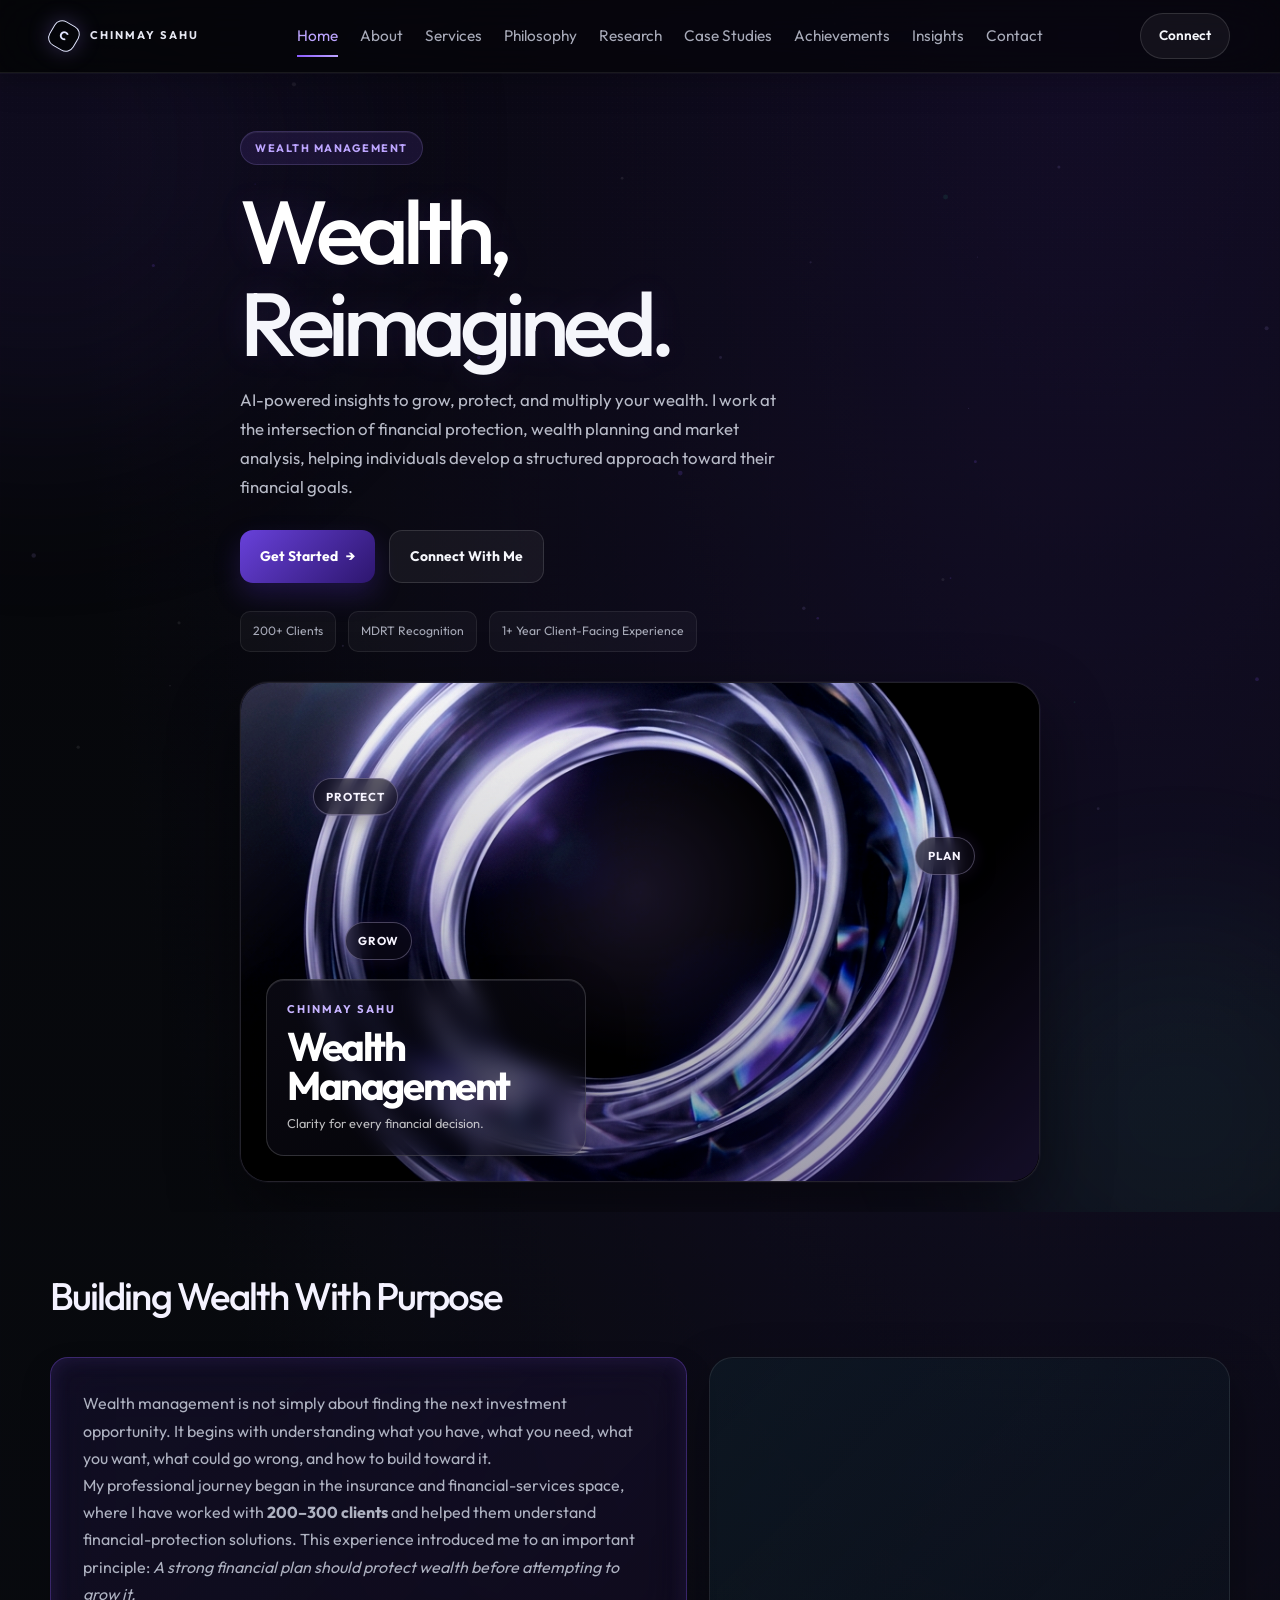
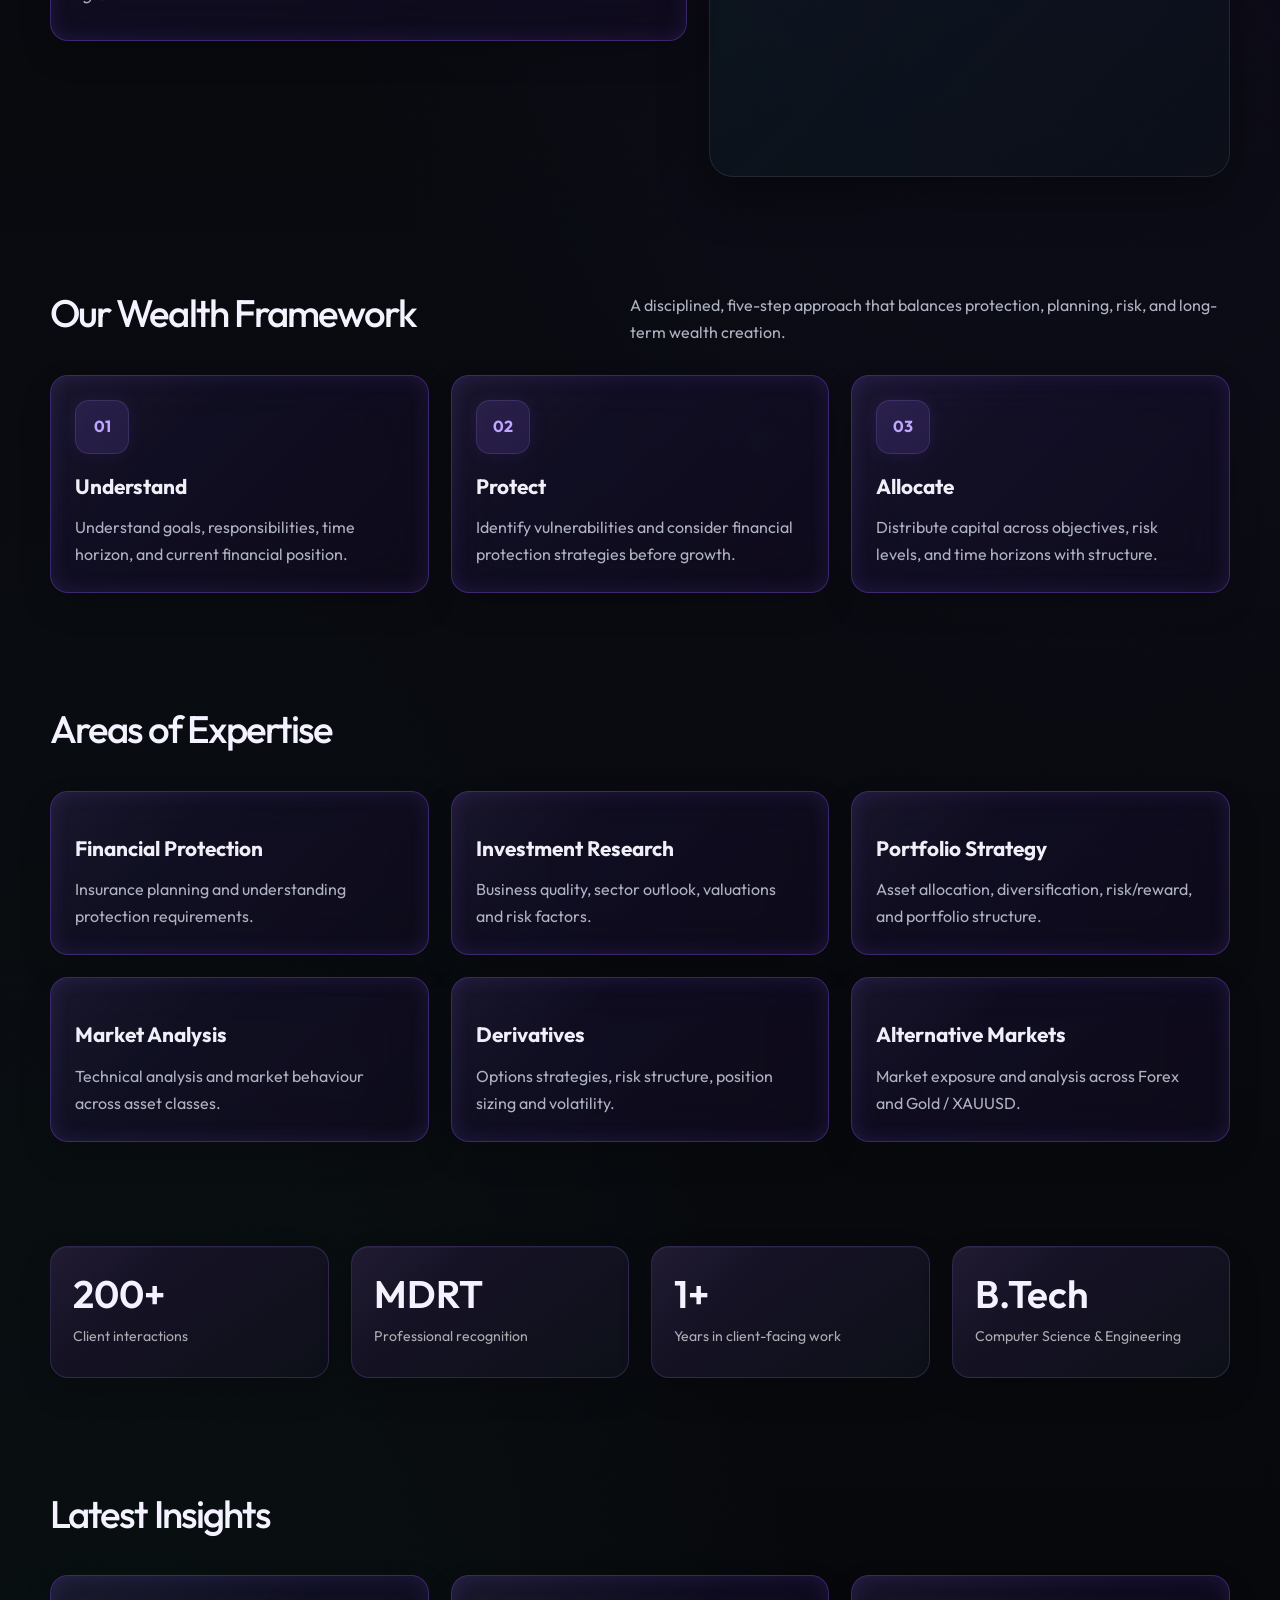
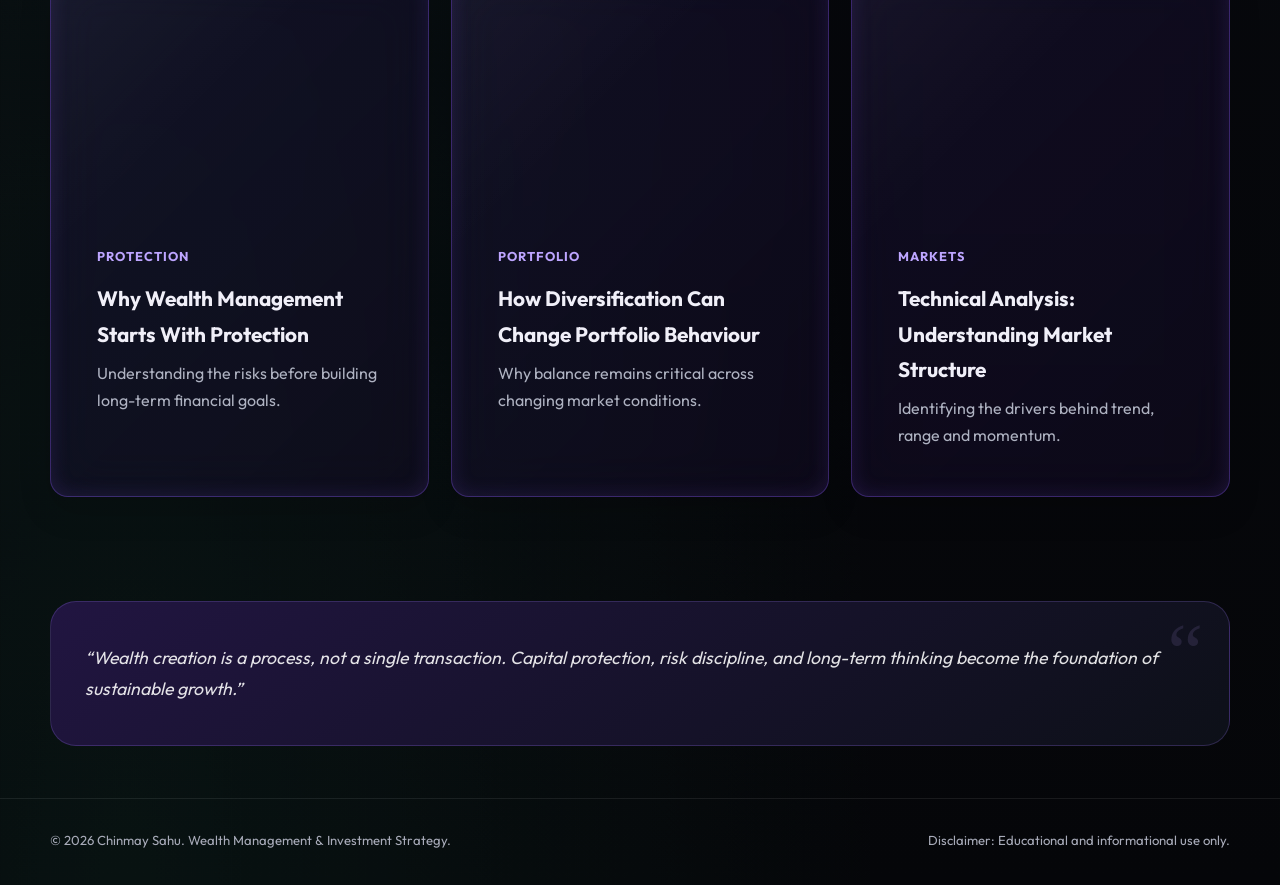
<file: index.html>
<!DOCTYPE html>
<html lang="en">
  <head>
    <meta charset="UTF-8" />
    <meta name="viewport" content="width=device-width, initial-scale=1.0" />
    <title>Chinmay Sahu | Wealth Management & Investment Strategy</title>
    <meta
      name="description"
      content="Wealth management and investment strategy website for Chinmay Sahu, focused on financial protection, portfolio strategy, market research, and long-term wealth planning."
    />
    <link rel="preconnect" href="https://fonts.googleapis.com" />
    <link rel="preconnect" href="https://fonts.gstatic.com" crossorigin />
    <link href="https://fonts.googleapis.com/css2?family=Outfit:wght@400;500;600;700&display=swap" rel="stylesheet" />
    <link rel="stylesheet" href="styles.css" />
  </head>
  <body>
    <div id="welcome-screen">
      <div class="welcome-content">
        <h2 class="welcome-message">Building Wealth With Purpose</h2>
        <h1 class="welcome-title">Welcome</h1>
      </div>
    </div>
    
    <canvas id="particles-canvas"></canvas>

    <header class="topbar">
      <div class="container nav-wrap">
        <a href="index.html" class="brand" aria-label="Chinmay Sahu home">
          <span class="brand-mark">C</span>
          <span>Chinmay Sahu</span>
        </a>

        <nav class="site-nav" aria-label="Main navigation">
          <a class="active" href="index.html">Home</a>
          <a href="about.html">About</a>
          <a href="services.html">Services</a>
          <a href="philosophy.html">Philosophy</a>
          <a href="research.html">Research</a>
          <a href="case-studies.html">Case Studies</a>
          <a href="achievements.html">Achievements</a>
          <a href="insights.html">Insights</a>
          <a href="contact.html">Contact</a>
        </nav>

        <a class="nav-cta" href="contact.html">Connect</a>
        <button class="mobile-toggle" aria-label="Toggle menu">☰</button>
      </div>
    </header>

    <main>
      <section class="hero">
        <div class="container hero-grid">
          <div>
            <span class="kicker">Wealth Management</span>
            <h1>Wealth,<br>Reimagined.</h1>
            <p>
              AI-powered insights to grow, protect, and multiply your wealth.
              I work at the intersection of financial protection, wealth planning and market
              analysis, helping individuals develop a structured approach toward their
              financial goals.
            </p>

            <div class="hero-actions">
              <a class="btn btn-primary" href="services.html">Get Started <span class="arrow">→</span></a>
              <a class="btn btn-secondary" href="contact.html">Connect With Me</a>
            </div>

            <div class="hero-meta">
              <span>200+ Clients</span>
              <span>MDRT Recognition</span>
              <span>1+ Year Client-Facing Experience</span>
            </div>
          </div>

          <div class="hero-visual">
            <div class="visual-card" aria-label="Chinmay Sahu wealth management approach">
              <div class="visual-copy">
                <span class="visual-eyebrow">Chinmay Sahu</span>
                <strong>Wealth<br />Management</strong>
                <span class="visual-note">Clarity for every financial decision.</span>
              </div>

              <div class="visual-pill visual-pill-one">Protect</div>
              <div class="visual-pill visual-pill-two">Plan</div>
              <div class="visual-pill visual-pill-three">Grow</div>
            </div>
          </div>
        </div>
      </section>

      <section>
        <div class="container">
          <div class="section-head reveal">
            <h2>Building Wealth With Purpose</h2>
          </div>

          <div class="two-col">
            <div class="text-block reveal">
              <p>
                Wealth management is not simply about finding the next investment opportunity.
                It begins with understanding what you have, what you need, what you want, what
                could go wrong, and how to build toward it.
              </p>
              <p>
                My professional journey began in the insurance and financial-services space,
                where I have worked with <strong>200–300 clients</strong> and helped them understand
                financial-protection solutions. This experience introduced me to an important
                principle: <em>A strong financial plan should protect wealth before attempting to grow it.</em>
              </p>
            </div>

            <div class="image-panel reveal" aria-label="Financial planning illustration"></div>
          </div>
        </div>
      </section>

      <section>
        <div class="container">
          <div class="section-head reveal">
            <h2>Our Wealth Framework</h2>
            <p>A disciplined, five-step approach that balances protection, planning, risk, and long-term wealth creation.</p>
          </div>

          <div class="feature-grid stagger">
            <article class="card reveal">
              <div class="icon-box">01</div>
              <h3>Understand</h3>
              <p>Understand goals, responsibilities, time horizon, and current financial position.</p>
            </article>

            <article class="card reveal">
              <div class="icon-box">02</div>
              <h3>Protect</h3>
              <p>Identify vulnerabilities and consider financial protection strategies before growth.</p>
            </article>

            <article class="card reveal">
              <div class="icon-box">03</div>
              <h3>Allocate</h3>
              <p>Distribute capital across objectives, risk levels, and time horizons with structure.</p>
            </article>
          </div>
        </div>
      </section>

      <section>
        <div class="container">
          <div class="section-head reveal">
            <h2>Areas of Expertise</h2>
          </div>

          <div class="card-grid stagger">
            <article class="card service-card reveal">
              <h3>Financial Protection</h3>
              <p>Insurance planning and understanding protection requirements.</p>
            </article>
            <article class="card service-card reveal">
              <h3>Investment Research</h3>
              <p>Business quality, sector outlook, valuations and risk factors.</p>
            </article>
            <article class="card service-card reveal">
              <h3>Portfolio Strategy</h3>
              <p>Asset allocation, diversification, risk/reward, and portfolio structure.</p>
            </article>
            <article class="card service-card reveal">
              <h3>Market Analysis</h3>
              <p>Technical analysis and market behaviour across asset classes.</p>
            </article>
            <article class="card service-card reveal">
              <h3>Derivatives</h3>
              <p>Options strategies, risk structure, position sizing and volatility.</p>
            </article>
            <article class="card service-card reveal">
              <h3>Alternative Markets</h3>
              <p>Market exposure and analysis across Forex and Gold / XAUUSD.</p>
            </article>
          </div>
        </div>
      </section>

      <section>
        <div class="container">
          <div class="stat-grid stagger">
            <div class="metric-card reveal">
              <strong>200+</strong>
              <span>Client interactions</span>
            </div>
            <div class="metric-card reveal">
              <strong>MDRT</strong>
              <span>Professional recognition</span>
            </div>
            <div class="metric-card reveal">
              <strong>1+</strong>
              <span>Years in client-facing work</span>
            </div>
            <div class="metric-card reveal">
              <strong>B.Tech</strong>
              <span>Computer Science & Engineering</span>
            </div>
          </div>
        </div>
      </section>

      <section>
        <div class="container">
          <div class="section-head reveal">
            <h2>Latest Insights</h2>
          </div>

          <div class="blog-grid stagger">
            <article class="blog-card reveal">
              <div class="blog-thumb" style="background-image: url('https://images.unsplash.com/photo-1559526324-4b87b5e36e44?auto=format&fit=crop&w=1200&q=80');"></div>
              <div class="blog-body">
                <span>Protection</span>
                <h3>Why Wealth Management Starts With Protection</h3>
                <p>Understanding the risks before building long-term financial goals.</p>
              </div>
            </article>

            <article class="blog-card reveal">
              <div class="blog-thumb" style="background-image: url('https://images.unsplash.com/photo-1611974789855-9c2a0a7236a3?auto=format&fit=crop&w=1200&q=80');"></div>
              <div class="blog-body">
                <span>Portfolio</span>
                <h3>How Diversification Can Change Portfolio Behaviour</h3>
                <p>Why balance remains critical across changing market conditions.</p>
              </div>
            </article>

            <article class="blog-card reveal">
              <div class="blog-thumb" style="background-image: url('https://images.unsplash.com/photo-1526304640581-d334cdbbf45e?auto=format&fit=crop&w=1200&q=80');"></div>
              <div class="blog-body">
                <span>Markets</span>
                <h3>Technical Analysis: Understanding Market Structure</h3>
                <p>Identifying the drivers behind trend, range and momentum.</p>
              </div>
            </article>
          </div>
        </div>
      </section>

      <section>
        <div class="container">
          <div class="quote reveal">
            <p>
              “Wealth creation is a process, not a single transaction. Capital protection,
              risk discipline, and long-term thinking become the foundation of sustainable growth.”
            </p>
          </div>
        </div>
      </section>
    </main>

    <footer class="footer">
      <div class="container footer-inner">
        <div>© <span id="year"></span> Chinmay Sahu. Wealth Management & Investment Strategy.</div>
        <div>Disclaimer: Educational and informational use only.</div>
      </div>
    </footer>

    <nav class="mobile-bottom-nav" aria-label="Quick navigation">
      <a class="active" href="index.html">
        <svg xmlns="http://www.w3.org/2000/svg" width="20" height="20" viewBox="0 0 24 24" fill="none" stroke="currentColor" stroke-width="2" stroke-linecap="round" stroke-linejoin="round"><path d="m3 9 9-7 9 7v11a2 2 0 0 1-2 2H5a2 2 0 0 1-2-2z"/><polyline points="9 22 9 12 15 12 15 22"/></svg>
        <small>Home</small>
      </a>
      <a href="services.html">
        <svg xmlns="http://www.w3.org/2000/svg" width="20" height="20" viewBox="0 0 24 24" fill="none" stroke="currentColor" stroke-width="2" stroke-linecap="round" stroke-linejoin="round"><rect width="18" height="18" x="3" y="3" rx="2"/><path d="M7 7h.01"/><path d="M17 7h.01"/><path d="M7 17h.01"/><path d="M17 17h.01"/></svg>
        <small>Portfolio</small>
      </a>
      <a href="insights.html">
        <svg xmlns="http://www.w3.org/2000/svg" width="20" height="20" viewBox="0 0 24 24" fill="none" stroke="currentColor" stroke-width="2" stroke-linecap="round" stroke-linejoin="round"><path d="M2 12h4l3-9 5 18 3-9h5"/></svg>
        <small>Insights</small>
      </a>
      <a href="contact.html">
        <svg xmlns="http://www.w3.org/2000/svg" width="20" height="20" viewBox="0 0 24 24" fill="none" stroke="currentColor" stroke-width="2" stroke-linecap="round" stroke-linejoin="round"><path d="M19 21v-2a4 4 0 0 0-4-4H9a4 4 0 0 0-4 4v2"/><circle cx="12" cy="7" r="4"/></svg>
        <small>Profile</small>
      </a>
    </nav>

    <script src="script.js"></script>
  </body>
</html>
</file>
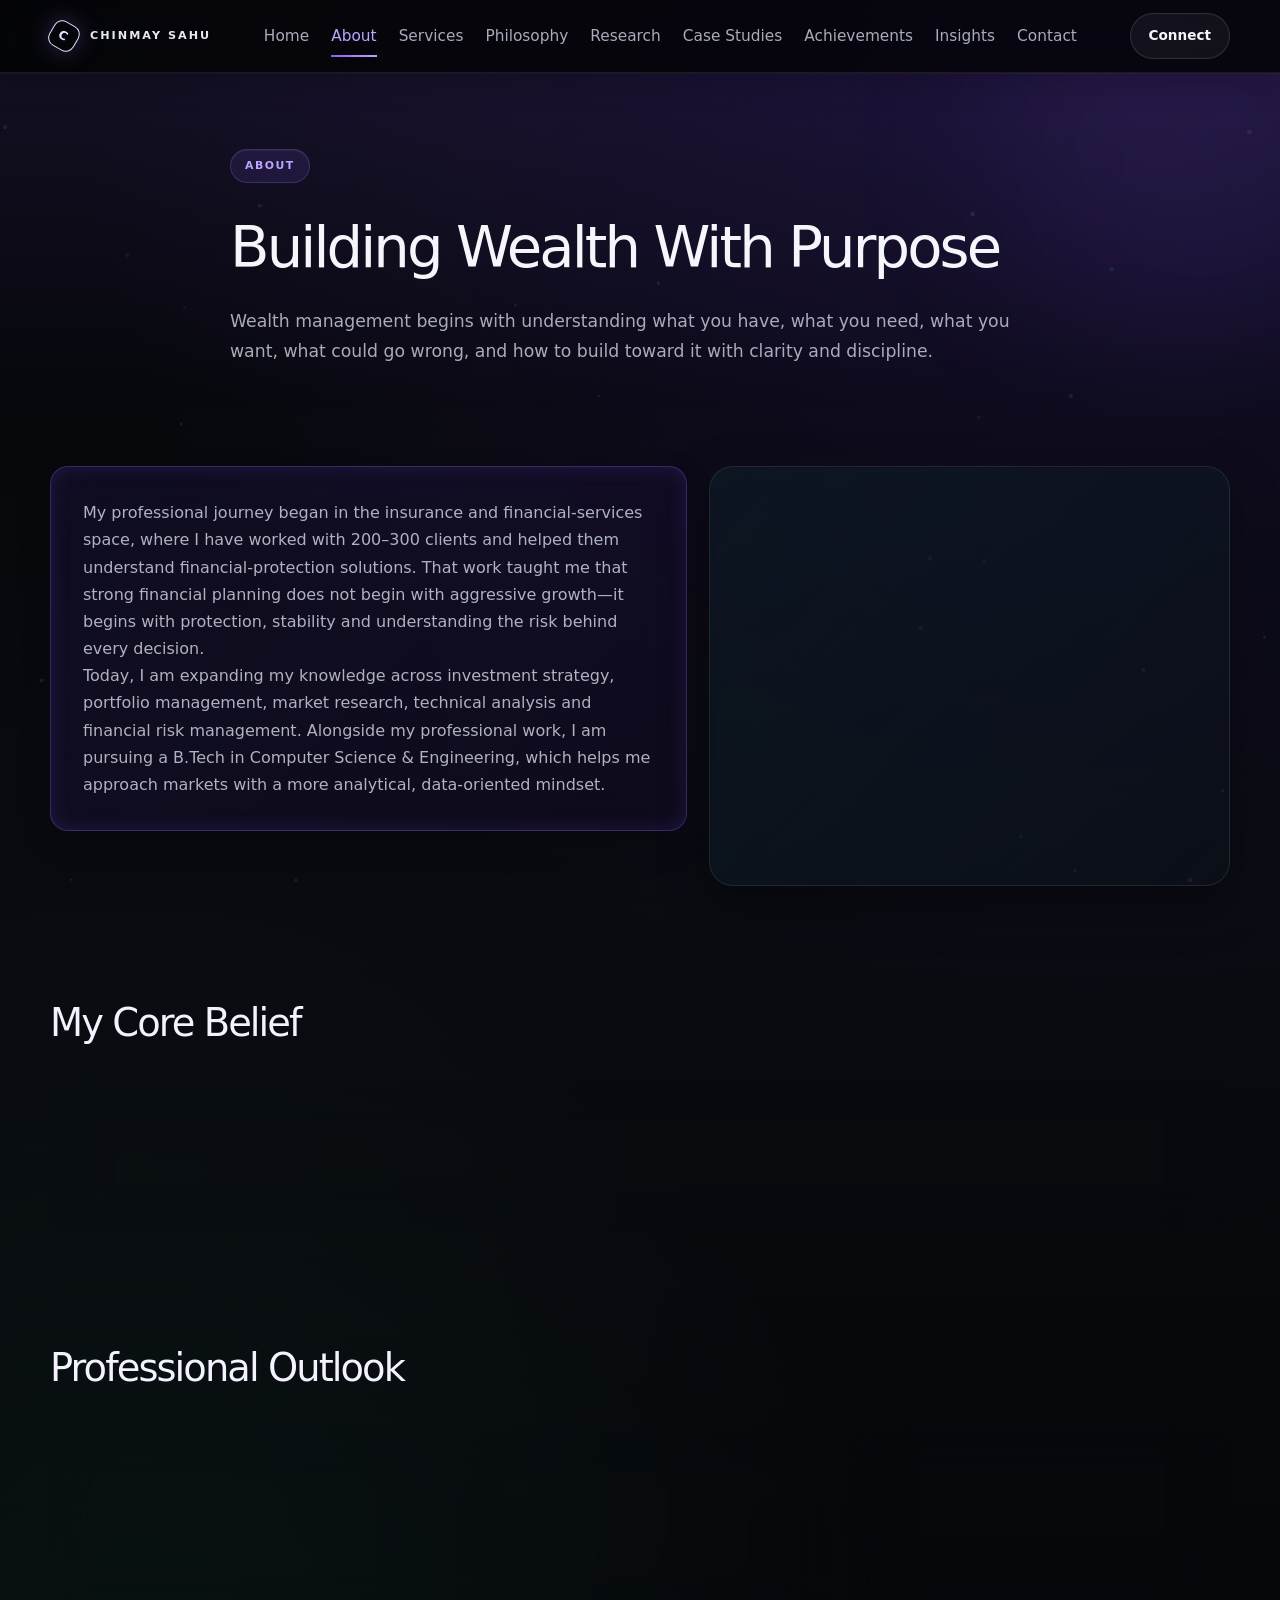
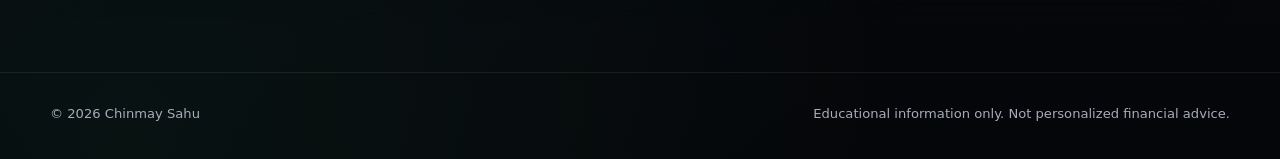
<file: about.html>
<!DOCTYPE html>
<html lang="en">
  <head>
    <meta charset="UTF-8" />
    <meta name="viewport" content="width=device-width, initial-scale=1.0" />
    <title>About | Chinmay Sahu</title>
    <link rel="preconnect" href="https://fonts.googleapis.com" />
    <link rel="preconnect" href="https://fonts.gstatic.com" crossorigin />
    <link href="https://fonts.googleapis.com/css2?family=Inter:wght@400;500;600;700&display=swap" rel="stylesheet" />
    <link rel="stylesheet" href="styles.css" />
  </head>
  <body>
    <canvas id="particles-canvas"></canvas>
    <header class="topbar">
      <div class="container nav-wrap">
        <a href="index.html" class="brand" aria-label="Home">
          <span class="brand-mark">C</span>
          <span>Chinmay Sahu</span>
        </a>
        <nav class="site-nav" aria-label="Main navigation">
          <a href="index.html">Home</a>
          <a class="active" href="about.html">About</a>
          <a href="services.html">Services</a>
          <a href="philosophy.html">Philosophy</a>
          <a href="research.html">Research</a>
          <a href="case-studies.html">Case Studies</a>
          <a href="achievements.html">Achievements</a>
          <a href="insights.html">Insights</a>
          <a href="contact.html">Contact</a>
        </nav>
        <a class="nav-cta" href="contact.html">Connect</a>
        <button class="mobile-toggle" aria-label="Toggle menu">☰</button>
      </div>
    </header>

    <main>
      <section class="page-hero">
        <div class="container page-hero-inner">
          <span class="kicker">About</span>
          <h1>Building Wealth With Purpose</h1>
          <p>Wealth management begins with understanding what you have, what you need, what you want, what could go wrong, and how to build toward it with clarity and discipline.</p>
        </div>
      </section>

      <section>
        <div class="container two-col">
          <div class="text-block reveal">
            <p>My professional journey began in the insurance and financial-services space, where I have worked with 200–300 clients and helped them understand financial-protection solutions. That work taught me that strong financial planning does not begin with aggressive growth—it begins with protection, stability and understanding the risk behind every decision.</p>
            <p>Today, I am expanding my knowledge across investment strategy, portfolio management, market research, technical analysis and financial risk management. Alongside my professional work, I am pursuing a B.Tech in Computer Science & Engineering, which helps me approach markets with a more analytical, data-oriented mindset.</p>
          </div>
          <div class="image-panel reveal" style="background-image: linear-gradient(135deg, rgba(14, 34, 45, 0.48), rgba(12, 26, 35, 0.24)), url('https://images.unsplash.com/photo-1559526324-4b87b5e36e44?auto=format&fit=crop&w=1200&q=80');"></div>
        </div>
      </section>

      <section>
        <div class="container">
          <div class="section-head reveal"><h2>My Core Belief</h2></div>
          <div class="text-block reveal">
            <p><strong>Protect wealth before attempting to grow it.</strong></p>
            <p>This principle shapes the way I think about strategy. Whether we are discussing risk planning, diversification, or long-term allocation, the starting point is always the same: make sure the financial foundation is strong enough to support the next step.</p>
          </div>
        </div>
      </section>

      <section>
        <div class="container">
          <div class="section-head reveal"><h2>Professional Outlook</h2></div>
          <div class="card-grid stagger">
            <article class="card reveal">
              <h3>Financial Protection</h3>
              <p>Developing a practical understanding of personal protection, risk mitigation, and household planning.</p>
            </article>
            <article class="card reveal">
              <h3>Portfolio Thinking</h3>
              <p>Exploring diversification, liquidity, risk-return balance, and asset allocation frameworks.</p>
            </article>
            <article class="card reveal">
              <h3>Market Insight</h3>
              <p>Studying market behaviour, technical structures, macro influences, and valuation perspectives.</p>
            </article>
          </div>
        </div>
      </section>
    </main>

    <footer class="footer">
      <div class="container footer-inner">
        <div>© <span id="year"></span> Chinmay Sahu</div>
        <div>Educational information only. Not personalized financial advice.</div>
      </div>
    </footer>

    <nav class="mobile-bottom-nav" aria-label="Quick navigation">
      <a href="index.html"><span>⌂</span><small>Home</small></a>
      <a href="services.html"><span>▣</span><small>Portfolio</small></a>
      <a href="insights.html"><span>⌁</span><small>Insights</small></a>
      <a href="contact.html"><span>♙</span><small>Profile</small></a>
    </nav>

    <script src="script.js"></script>
  </body>
</html>
</file>
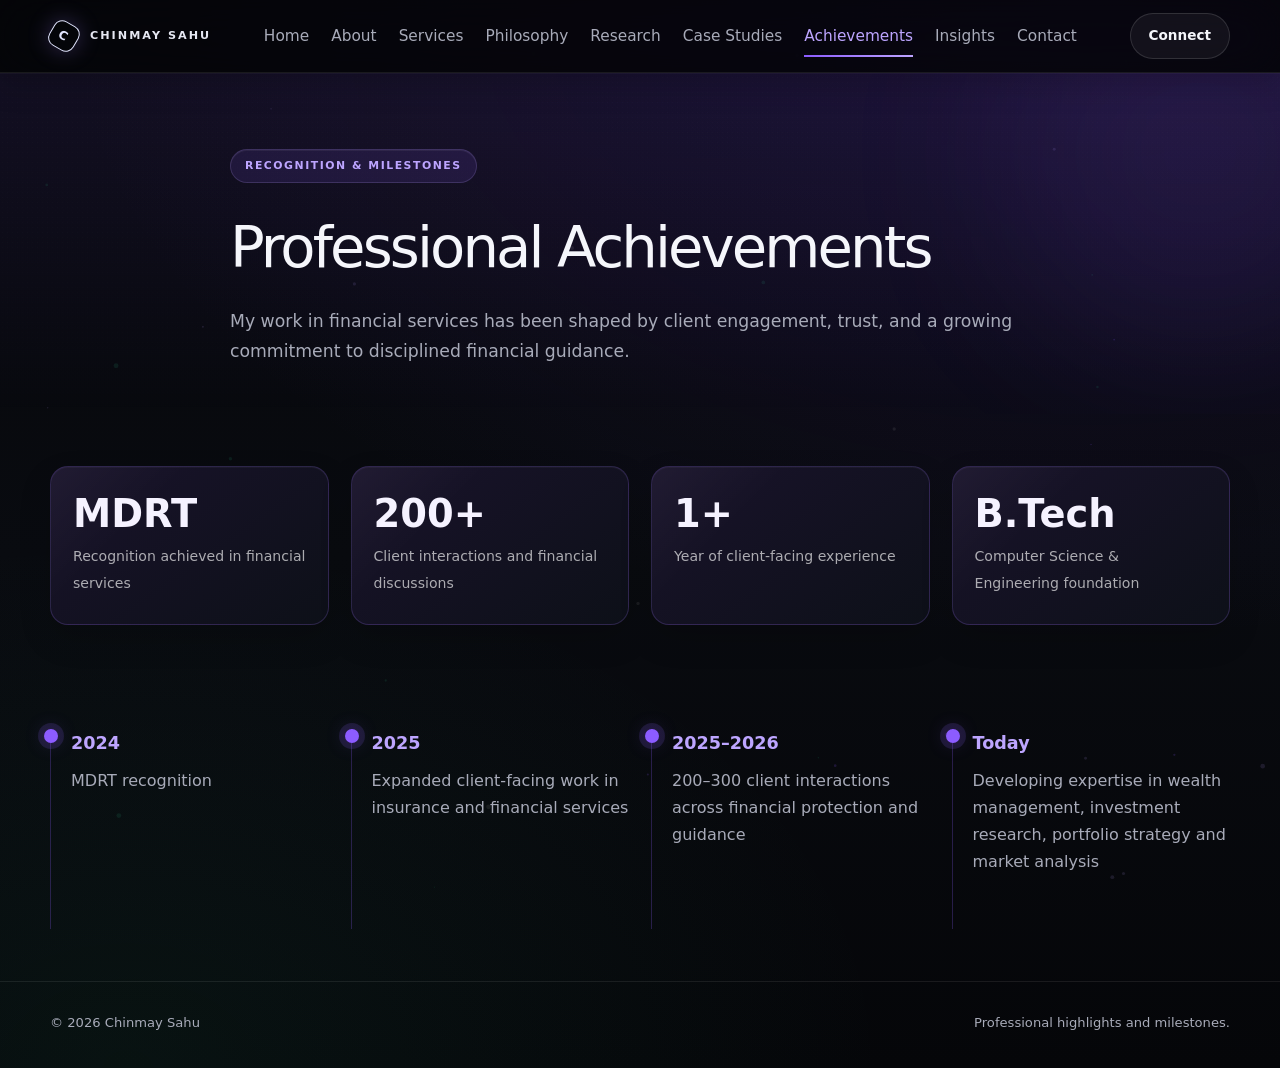
<file: achievements.html>
<!DOCTYPE html>
<html lang="en">
  <head>
    <meta charset="UTF-8" />
    <meta name="viewport" content="width=device-width, initial-scale=1.0" />
    <title>Achievements | Chinmay Sahu</title>
    <link rel="preconnect" href="https://fonts.googleapis.com" />
    <link rel="preconnect" href="https://fonts.gstatic.com" crossorigin />
    <link href="https://fonts.googleapis.com/css2?family=Inter:wght@400;500;600;700&display=swap" rel="stylesheet" />
    <link rel="stylesheet" href="styles.css" />
  </head>
  <body>
    <canvas id="particles-canvas"></canvas>
    <header class="topbar">
      <div class="container nav-wrap">
        <a href="index.html" class="brand" aria-label="Home"><span class="brand-mark">C</span><span>Chinmay Sahu</span></a>
        <nav class="site-nav" aria-label="Main navigation">
          <a href="index.html">Home</a><a href="about.html">About</a><a href="services.html">Services</a>
          <a href="philosophy.html">Philosophy</a><a href="research.html">Research</a>
          <a href="case-studies.html">Case Studies</a><a class="active" href="achievements.html">Achievements</a>
          <a href="insights.html">Insights</a><a href="contact.html">Contact</a>
        </nav>
        <a class="nav-cta" href="contact.html">Connect</a>
        <button class="mobile-toggle" aria-label="Toggle menu">☰</button>
      </div>
    </header>
    <main>
      <section class="page-hero">
        <div class="container page-hero-inner">
          <span class="kicker">Recognition & Milestones</span>
          <h1>Professional Achievements</h1>
          <p>My work in financial services has been shaped by client engagement, trust, and a growing commitment to disciplined financial guidance.</p>
        </div>
      </section>
      <section>
        <div class="container stat-grid stagger">
          <div class="metric-card reveal"><strong>MDRT</strong><span>Recognition achieved in financial services</span></div>
          <div class="metric-card reveal"><strong>200+</strong><span>Client interactions and financial discussions</span></div>
          <div class="metric-card reveal"><strong>1+</strong><span>Year of client-facing experience</span></div>
          <div class="metric-card reveal"><strong>B.Tech</strong><span>Computer Science & Engineering foundation</span></div>
        </div>
      </section>
      <section>
        <div class="container">
          <div class="timeline stagger">
            <article class="timeline-item reveal"><h4>2024</h4><p>MDRT recognition</p></article>
            <article class="timeline-item reveal"><h4>2025</h4><p>Expanded client-facing work in insurance and financial services</p></article>
            <article class="timeline-item reveal"><h4>2025–2026</h4><p>200–300 client interactions across financial protection and guidance</p></article>
            <article class="timeline-item reveal"><h4>Today</h4><p>Developing expertise in wealth management, investment research, portfolio strategy and market analysis</p></article>
          </div>
        </div>
      </section>
    </main>
    <footer class="footer">
      <div class="container footer-inner">
        <div>© <span id="year"></span> Chinmay Sahu</div>
        <div>Professional highlights and milestones.</div>
      </div>
    </footer>
    <nav class="mobile-bottom-nav" aria-label="Quick navigation">
      <a href="index.html"><span>⌂</span><small>Home</small></a>
      <a href="services.html"><span>▣</span><small>Portfolio</small></a>
      <a href="insights.html"><span>⌁</span><small>Insights</small></a>
      <a href="contact.html"><span>♙</span><small>Profile</small></a>
    </nav>
    <script src="script.js"></script>
  </body>
</html>
</file>
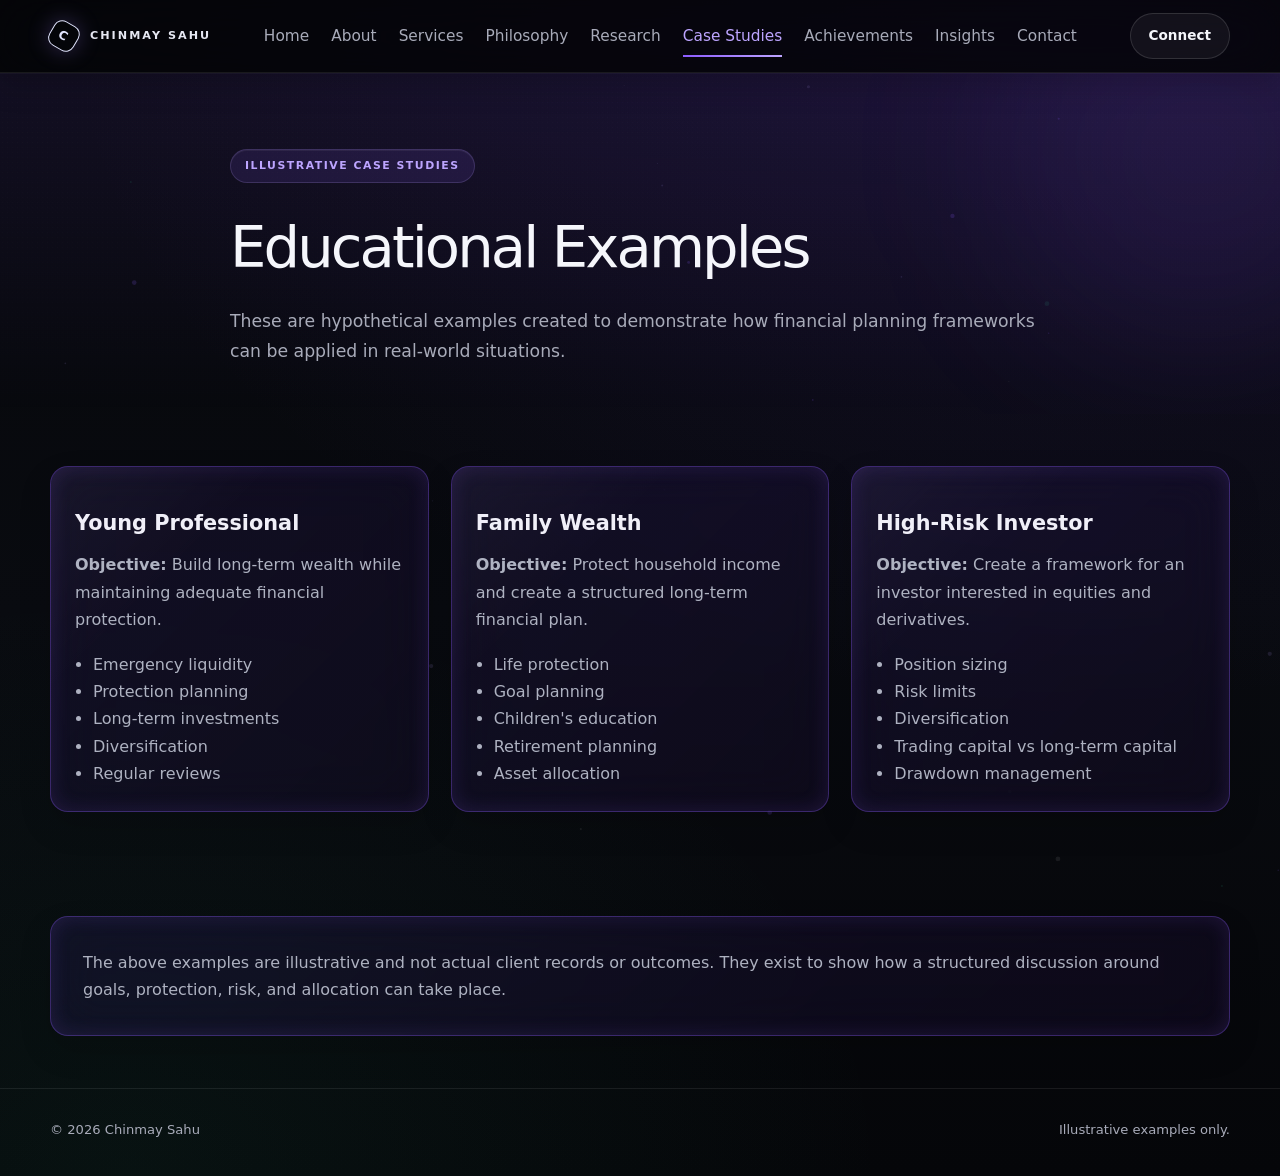
<file: case-studies.html>
<!DOCTYPE html>
<html lang="en">
  <head>
    <meta charset="UTF-8" />
    <meta name="viewport" content="width=device-width, initial-scale=1.0" />
    <title>Case Studies | Chinmay Sahu</title>
    <link rel="preconnect" href="https://fonts.googleapis.com" />
    <link rel="preconnect" href="https://fonts.gstatic.com" crossorigin />
    <link href="https://fonts.googleapis.com/css2?family=Inter:wght@400;500;600;700&display=swap" rel="stylesheet" />
    <link rel="stylesheet" href="styles.css" />
  </head>
  <body>
    <canvas id="particles-canvas"></canvas>
    <header class="topbar">
      <div class="container nav-wrap">
        <a href="index.html" class="brand" aria-label="Home"><span class="brand-mark">C</span><span>Chinmay Sahu</span></a>
        <nav class="site-nav" aria-label="Main navigation">
          <a href="index.html">Home</a><a href="about.html">About</a><a href="services.html">Services</a>
          <a href="philosophy.html">Philosophy</a><a href="research.html">Research</a>
          <a class="active" href="case-studies.html">Case Studies</a><a href="achievements.html">Achievements</a>
          <a href="insights.html">Insights</a><a href="contact.html">Contact</a>
        </nav>
        <a class="nav-cta" href="contact.html">Connect</a>
        <button class="mobile-toggle" aria-label="Toggle menu">☰</button>
      </div>
    </header>
    <main>
      <section class="page-hero">
        <div class="container page-hero-inner">
          <span class="kicker">Illustrative Case Studies</span>
          <h1>Educational Examples</h1>
          <p>These are hypothetical examples created to demonstrate how financial planning frameworks can be applied in real-world situations.</p>
        </div>
      </section>
      <section>
        <div class="container card-grid stagger">
          <article class="card reveal">
            <h3>Young Professional</h3>
            <p><strong>Objective:</strong> Build long-term wealth while maintaining adequate financial protection.</p>
            <ul>
              <li>Emergency liquidity</li><li>Protection planning</li><li>Long-term investments</li>
              <li>Diversification</li><li>Regular reviews</li>
            </ul>
          </article>
          <article class="card reveal">
            <h3>Family Wealth</h3>
            <p><strong>Objective:</strong> Protect household income and create a structured long-term financial plan.</p>
            <ul>
              <li>Life protection</li><li>Goal planning</li><li>Children's education</li>
              <li>Retirement planning</li><li>Asset allocation</li>
            </ul>
          </article>
          <article class="card reveal">
            <h3>High-Risk Investor</h3>
            <p><strong>Objective:</strong> Create a framework for an investor interested in equities and derivatives.</p>
            <ul>
              <li>Position sizing</li><li>Risk limits</li><li>Diversification</li>
              <li>Trading capital vs long-term capital</li><li>Drawdown management</li>
            </ul>
          </article>
        </div>
      </section>
      <section>
        <div class="container">
          <div class="text-block reveal">
            <p>The above examples are illustrative and not actual client records or outcomes. They exist to show how a structured discussion around goals, protection, risk, and allocation can take place.</p>
          </div>
        </div>
      </section>
    </main>
    <footer class="footer">
      <div class="container footer-inner">
        <div>© <span id="year"></span> Chinmay Sahu</div>
        <div>Illustrative examples only.</div>
      </div>
    </footer>
    <nav class="mobile-bottom-nav" aria-label="Quick navigation">
      <a href="index.html"><span>⌂</span><small>Home</small></a>
      <a href="services.html"><span>▣</span><small>Portfolio</small></a>
      <a href="insights.html"><span>⌁</span><small>Insights</small></a>
      <a href="contact.html"><span>♙</span><small>Profile</small></a>
    </nav>
    <script src="script.js"></script>
  </body>
</html>
</file>
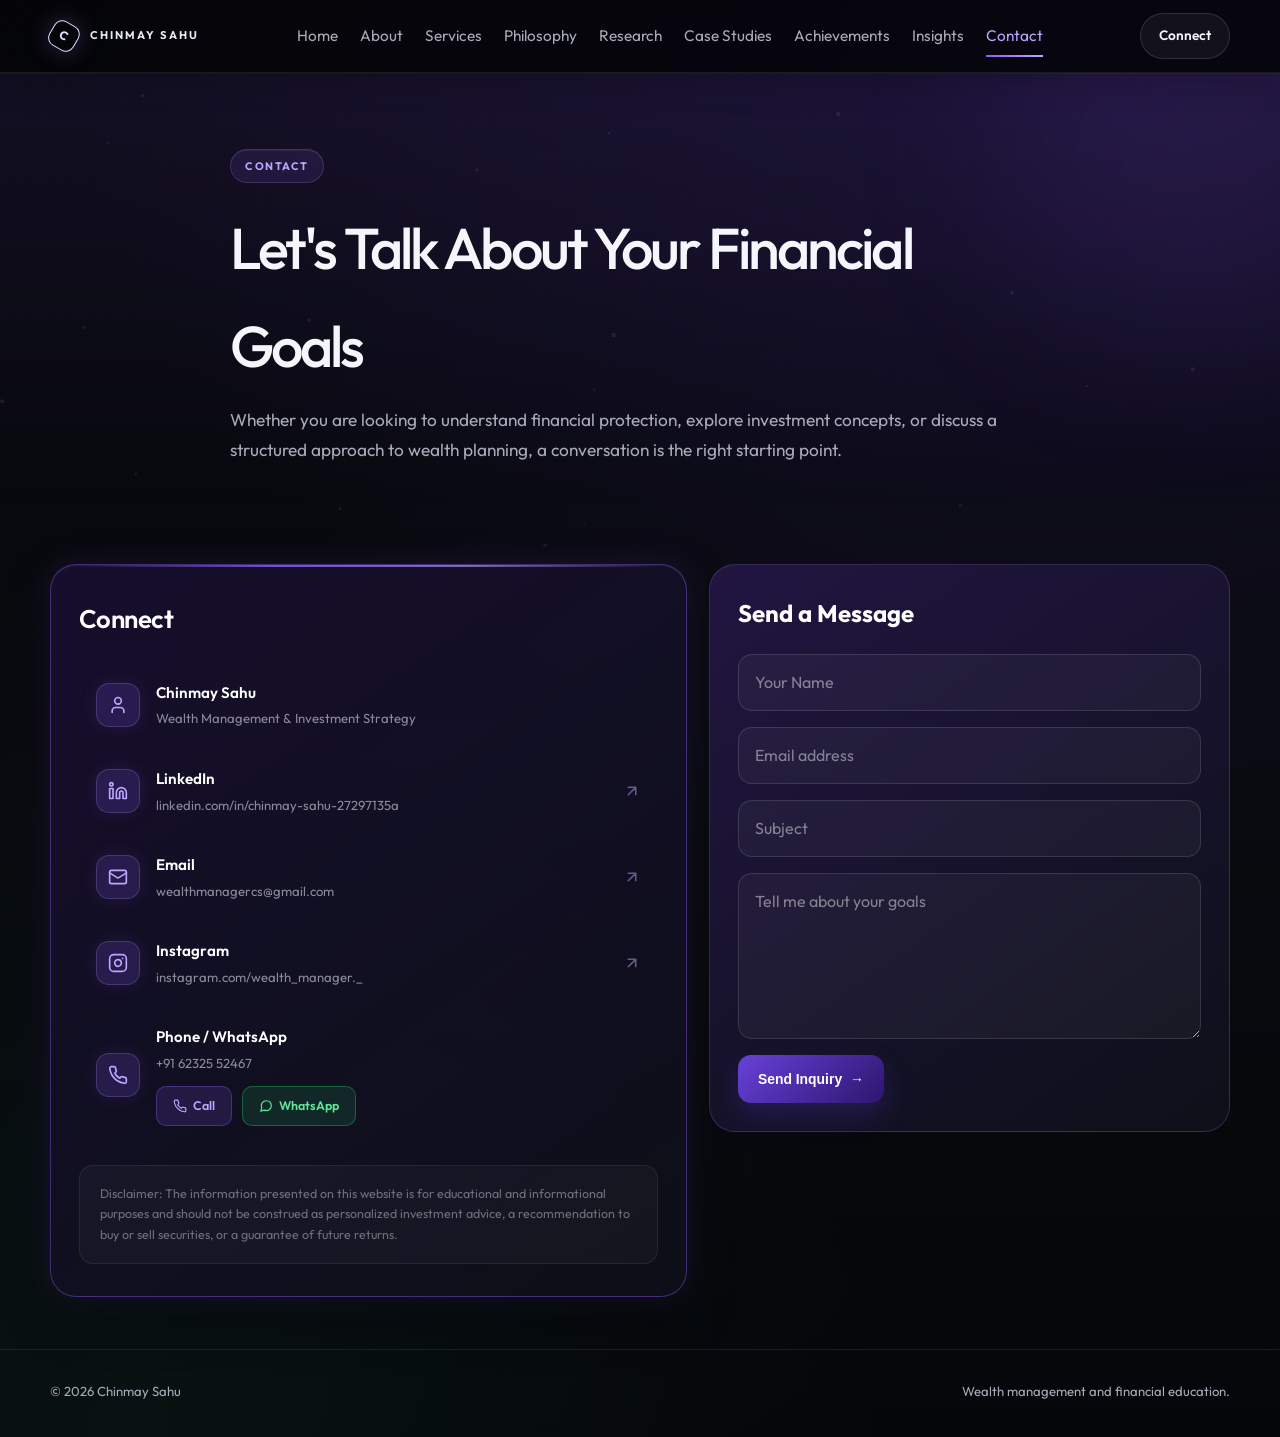
<file: contact.html>
<!DOCTYPE html>
<html lang="en">
  <head>
    <meta charset="UTF-8" />
    <meta name="viewport" content="width=device-width, initial-scale=1.0" />
    <title>Contact | Chinmay Sahu</title>
    <link rel="preconnect" href="https://fonts.googleapis.com" />
    <link rel="preconnect" href="https://fonts.gstatic.com" crossorigin />
    <link href="https://fonts.googleapis.com/css2?family=Outfit:wght@400;500;600;700&display=swap" rel="stylesheet" />
    <link rel="stylesheet" href="styles.css" />
  </head>
  <body>
    <canvas id="particles-canvas"></canvas>

    <div class="crystal-background" aria-hidden="true">
      <img src="hero-glass.jpg" alt="" class="crystal-ring" />
    </div>

    <header class="topbar">
      <div class="container nav-wrap">
        <a href="index.html" class="brand" aria-label="Home"><span class="brand-mark">C</span><span>Chinmay Sahu</span></a>
        <nav class="site-nav" aria-label="Main navigation">
          <a href="index.html">Home</a><a href="about.html">About</a><a href="services.html">Services</a>
          <a href="philosophy.html">Philosophy</a><a href="research.html">Research</a>
          <a href="case-studies.html">Case Studies</a><a href="achievements.html">Achievements</a>
          <a href="insights.html">Insights</a><a class="active" href="contact.html">Contact</a>
        </nav>
        <a class="nav-cta" href="contact.html">Connect</a>
        <button class="mobile-toggle" aria-label="Toggle menu">☰</button>
      </div>
    </header>

    <main>
      <section class="page-hero">
        <div class="container page-hero-inner">
          <span class="kicker">Contact</span>
          <h1>Let's Talk About Your Financial Goals</h1>
          <p>Whether you are looking to understand financial protection, explore investment concepts, or discuss a structured approach to wealth planning, a conversation is the right starting point.</p>
        </div>
      </section>

      <section>
        <div class="container contact-grid">
          <div class="connect-card reveal" id="connect-card">
            <h2 class="connect-card__title">Connect</h2>

            <ul class="connect-list">
              <!-- Chinmay Sahu — static info -->
              <li class="connect-item">
                <span class="connect-icon">
                  <svg xmlns="http://www.w3.org/2000/svg" width="20" height="20" viewBox="0 0 24 24" fill="none" stroke="currentColor" stroke-width="2" stroke-linecap="round" stroke-linejoin="round"><path d="M19 21v-2a4 4 0 0 0-4-4H9a4 4 0 0 0-4 4v2"/><circle cx="12" cy="7" r="4"/></svg>
                </span>
                <div class="connect-info">
                  <strong>Chinmay Sahu</strong>
                  <span>Wealth Management &amp; Investment Strategy</span>
                </div>
              </li>

              <!-- LinkedIn — clickable row -->
              <li>
                <a href="https://www.linkedin.com/in/chinmay-sahu-27297135a" target="_blank" rel="noopener noreferrer" class="connect-item connect-link">
                  <span class="connect-icon">
                    <svg xmlns="http://www.w3.org/2000/svg" width="20" height="20" viewBox="0 0 24 24" fill="none" stroke="currentColor" stroke-width="2" stroke-linecap="round" stroke-linejoin="round"><path d="M16 8a6 6 0 0 1 6 6v7h-4v-7a2 2 0 0 0-2-2 2 2 0 0 0-2 2v7h-4v-7a6 6 0 0 1 6-6z"/><rect width="4" height="12" x="2" y="9"/><circle cx="4" cy="4" r="2"/></svg>
                  </span>
                  <div class="connect-info">
                    <strong>LinkedIn</strong>
                    <span>linkedin.com/in/chinmay-sahu-27297135a</span>
                  </div>
                  <svg class="connect-arrow" xmlns="http://www.w3.org/2000/svg" width="18" height="18" viewBox="0 0 24 24" fill="none" stroke="currentColor" stroke-width="2" stroke-linecap="round" stroke-linejoin="round"><path d="M7 17l9.2-9.2M17 17V7H7"/></svg>
                </a>
              </li>

              <!-- Email — clickable row -->
              <li>
                <a href="mailto:wealthmanagercs@gmail.com" class="connect-item connect-link">
                  <span class="connect-icon">
                    <svg xmlns="http://www.w3.org/2000/svg" width="20" height="20" viewBox="0 0 24 24" fill="none" stroke="currentColor" stroke-width="2" stroke-linecap="round" stroke-linejoin="round"><rect width="20" height="16" x="2" y="4" rx="2"/><path d="m22 7-8.97 5.7a1.94 1.94 0 0 1-2.06 0L2 7"/></svg>
                  </span>
                  <div class="connect-info">
                    <strong>Email</strong>
                    <span>wealthmanagercs@gmail.com</span>
                  </div>
                  <svg class="connect-arrow" xmlns="http://www.w3.org/2000/svg" width="18" height="18" viewBox="0 0 24 24" fill="none" stroke="currentColor" stroke-width="2" stroke-linecap="round" stroke-linejoin="round"><path d="M7 17l9.2-9.2M17 17V7H7"/></svg>
                </a>
              </li>

              <!-- Instagram — clickable row -->
              <li>
                <a href="https://www.instagram.com/wealth_manager._" target="_blank" rel="noopener noreferrer" class="connect-item connect-link">
                  <span class="connect-icon">
                    <svg xmlns="http://www.w3.org/2000/svg" width="20" height="20" viewBox="0 0 24 24" fill="none" stroke="currentColor" stroke-width="2" stroke-linecap="round" stroke-linejoin="round"><rect width="20" height="20" x="2" y="2" rx="5" ry="5"/><path d="M16 11.37A4 4 0 1 1 12.63 8 4 4 0 0 1 16 11.37z"/><line x1="17.5" x2="17.51" y1="6.5" y2="6.5"/></svg>
                  </span>
                  <div class="connect-info">
                    <strong>Instagram</strong>
                    <span>instagram.com/wealth_manager._</span>
                  </div>
                  <svg class="connect-arrow" xmlns="http://www.w3.org/2000/svg" width="18" height="18" viewBox="0 0 24 24" fill="none" stroke="currentColor" stroke-width="2" stroke-linecap="round" stroke-linejoin="round"><path d="M7 17l9.2-9.2M17 17V7H7"/></svg>
                </a>
              </li>

              <!-- Phone / WhatsApp — split action buttons -->
              <li class="connect-item">
                <span class="connect-icon">
                  <svg xmlns="http://www.w3.org/2000/svg" width="20" height="20" viewBox="0 0 24 24" fill="none" stroke="currentColor" stroke-width="2" stroke-linecap="round" stroke-linejoin="round"><path d="M22 16.92v3a2 2 0 0 1-2.18 2 19.79 19.79 0 0 1-8.63-3.07 19.5 19.5 0 0 1-6-6 19.79 19.79 0 0 1-3.07-8.67A2 2 0 0 1 4.11 2h3a2 2 0 0 1 2 1.72 12.84 12.84 0 0 0 .7 2.81 2 2 0 0 1-.45 2.11L8.09 9.91a16 16 0 0 0 6 6l1.27-1.27a2 2 0 0 1 2.11-.45 12.84 12.84 0 0 0 2.81.7A2 2 0 0 1 22 16.92z"/></svg>
                </span>
                <div class="connect-info">
                  <strong>Phone / WhatsApp</strong>
                  <span>+91 62325 52467</span>
                  <div class="connect-actions">
                    <a href="tel:+916232552467" class="connect-action-btn">
                      <svg xmlns="http://www.w3.org/2000/svg" width="14" height="14" viewBox="0 0 24 24" fill="none" stroke="currentColor" stroke-width="2" stroke-linecap="round" stroke-linejoin="round"><path d="M22 16.92v3a2 2 0 0 1-2.18 2 19.79 19.79 0 0 1-8.63-3.07 19.5 19.5 0 0 1-6-6 19.79 19.79 0 0 1-3.07-8.67A2 2 0 0 1 4.11 2h3a2 2 0 0 1 2 1.72 12.84 12.84 0 0 0 .7 2.81 2 2 0 0 1-.45 2.11L8.09 9.91a16 16 0 0 0 6 6l1.27-1.27a2 2 0 0 1 2.11-.45 12.84 12.84 0 0 0 2.81.7A2 2 0 0 1 22 16.92z"/></svg>
                      Call
                    </a>
                    <a href="https://wa.me/916232552467" target="_blank" rel="noopener noreferrer" class="connect-action-btn connect-action-btn--wa">
                      <svg xmlns="http://www.w3.org/2000/svg" width="14" height="14" viewBox="0 0 24 24" fill="none" stroke="currentColor" stroke-width="2" stroke-linecap="round" stroke-linejoin="round"><path d="M21 11.5a8.38 8.38 0 0 1-.9 3.8 8.5 8.5 0 0 1-7.6 4.7 8.38 8.38 0 0 1-3.8-.9L3 21l1.9-5.7a8.38 8.38 0 0 1-.9-3.8 8.5 8.5 0 0 1 4.7-7.6 8.38 8.38 0 0 1 3.8-.9h.5a8.48 8.48 0 0 1 8 8v.5z"/></svg>
                      WhatsApp
                    </a>
                  </div>
                </div>
              </li>
            </ul>

            <div class="connect-disclaimer">
              Disclaimer: The information presented on this website is for educational and informational purposes and should not be construed as personalized investment advice, a recommendation to buy or sell securities, or a guarantee of future returns.
            </div>
          </div>

          <div class="form-shell reveal">
            <h2>Send a Message</h2>
            <form id="contactForm">
              <input type="text" id="senderName" placeholder="Your Name" required />
              <input type="email" id="senderEmail" placeholder="Email address" required />
              <input type="text" id="messageSubject" placeholder="Subject" />
              <textarea id="messageBody" rows="5" placeholder="Tell me about your goals" required></textarea>
              <button class="btn btn-primary" type="submit">Send Inquiry <span class="arrow">→</span></button>
            </form>
          </div>
        </div>
      </section>
    </main>

    <footer class="footer">
      <div class="container footer-inner">
        <div>© <span id="year"></span> Chinmay Sahu</div>
        <div>Wealth management and financial education.</div>
      </div>
    </footer>

    <nav class="mobile-bottom-nav" aria-label="Quick navigation">
      <a href="index.html">
        <svg xmlns="http://www.w3.org/2000/svg" width="20" height="20" viewBox="0 0 24 24" fill="none" stroke="currentColor" stroke-width="2" stroke-linecap="round" stroke-linejoin="round"><path d="m3 9 9-7 9 7v11a2 2 0 0 1-2 2H5a2 2 0 0 1-2-2z"/><polyline points="9 22 9 12 15 12 15 22"/></svg>
        <small>Home</small>
      </a>
      <a href="services.html">
        <svg xmlns="http://www.w3.org/2000/svg" width="20" height="20" viewBox="0 0 24 24" fill="none" stroke="currentColor" stroke-width="2" stroke-linecap="round" stroke-linejoin="round"><rect width="18" height="18" x="3" y="3" rx="2"/><path d="M7 7h.01"/><path d="M17 7h.01"/><path d="M7 17h.01"/><path d="M17 17h.01"/></svg>
        <small>Portfolio</small>
      </a>
      <a href="insights.html">
        <svg xmlns="http://www.w3.org/2000/svg" width="20" height="20" viewBox="0 0 24 24" fill="none" stroke="currentColor" stroke-width="2" stroke-linecap="round" stroke-linejoin="round"><path d="M2 12h4l3-9 5 18 3-9h5"/></svg>
        <small>Insights</small>
      </a>
      <a class="active" href="contact.html">
        <svg xmlns="http://www.w3.org/2000/svg" width="20" height="20" viewBox="0 0 24 24" fill="none" stroke="currentColor" stroke-width="2" stroke-linecap="round" stroke-linejoin="round"><path d="M19 21v-2a4 4 0 0 0-4-4H9a4 4 0 0 0-4 4v2"/><circle cx="12" cy="7" r="4"/></svg>
        <small>Profile</small>
      </a>
    </nav>

    <script src="script.js"></script>
  </body>
</html>
</file>
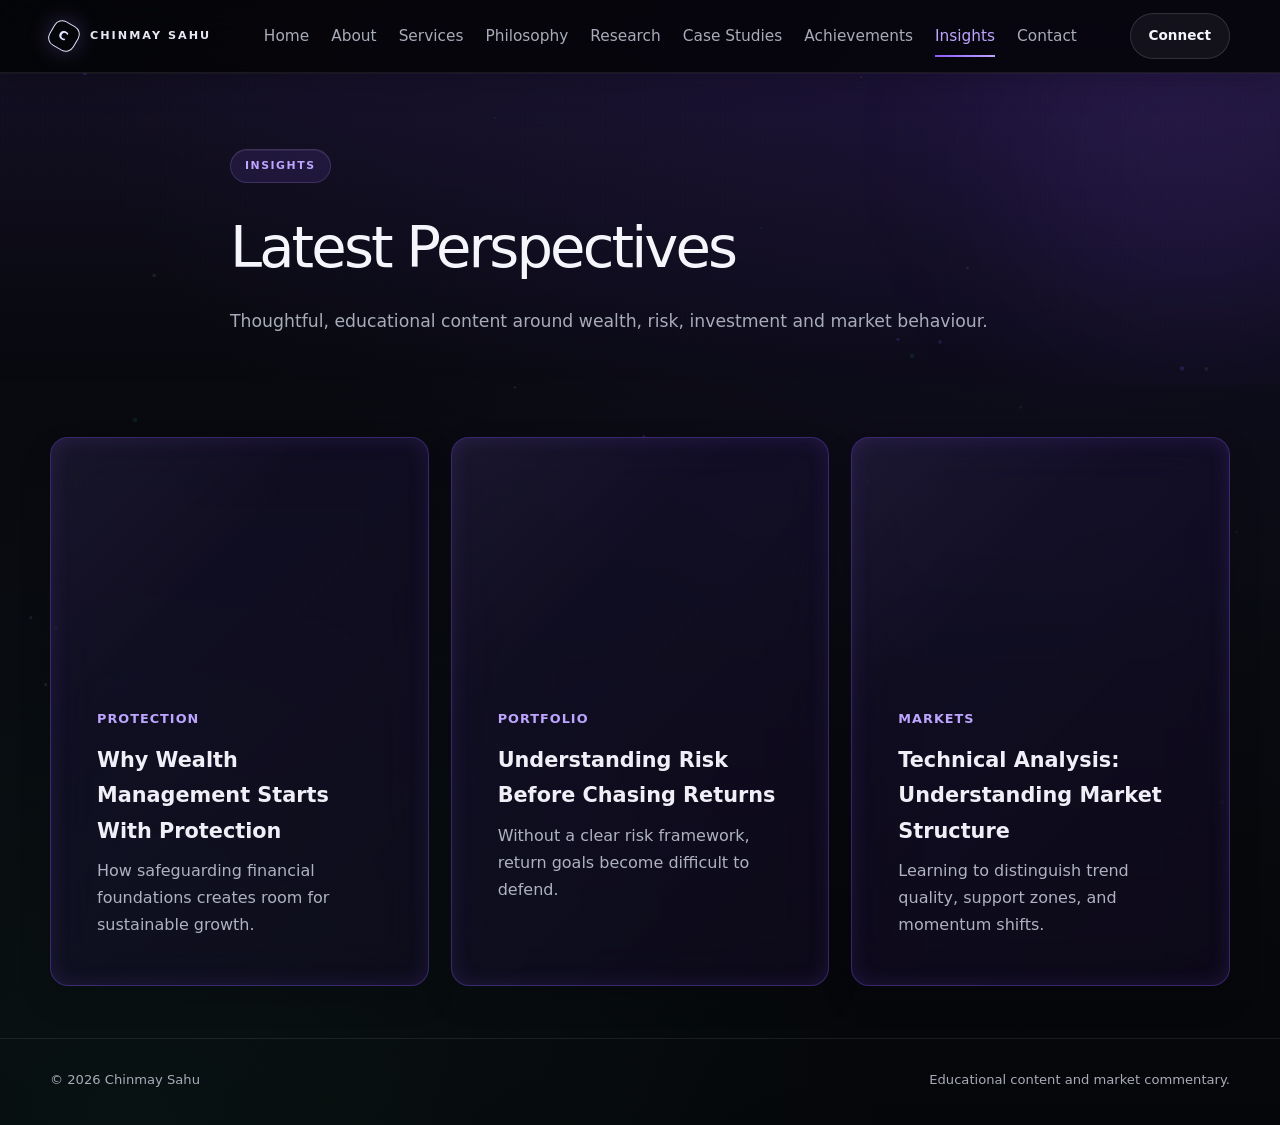
<file: insights.html>
<!DOCTYPE html>
<html lang="en">
  <head>
    <meta charset="UTF-8" />
    <meta name="viewport" content="width=device-width, initial-scale=1.0" />
    <title>Insights | Chinmay Sahu</title>
    <link rel="preconnect" href="https://fonts.googleapis.com" />
    <link rel="preconnect" href="https://fonts.gstatic.com" crossorigin />
    <link href="https://fonts.googleapis.com/css2?family=Inter:wght@400;500;600;700&display=swap" rel="stylesheet" />
    <link rel="stylesheet" href="styles.css" />
  </head>
  <body>
    <canvas id="particles-canvas"></canvas>
    <header class="topbar">
      <div class="container nav-wrap">
        <a href="index.html" class="brand" aria-label="Home"><span class="brand-mark">C</span><span>Chinmay Sahu</span></a>
        <nav class="site-nav" aria-label="Main navigation">
          <a href="index.html">Home</a><a href="about.html">About</a><a href="services.html">Services</a>
          <a href="philosophy.html">Philosophy</a><a href="research.html">Research</a>
          <a href="case-studies.html">Case Studies</a><a href="achievements.html">Achievements</a>
          <a class="active" href="insights.html">Insights</a><a href="contact.html">Contact</a>
        </nav>
        <a class="nav-cta" href="contact.html">Connect</a>
        <button class="mobile-toggle" aria-label="Toggle menu">☰</button>
      </div>
    </header>
    <main>
      <section class="page-hero">
        <div class="container page-hero-inner">
          <span class="kicker">Insights</span>
          <h1>Latest Perspectives</h1>
          <p>Thoughtful, educational content around wealth, risk, investment and market behaviour.</p>
        </div>
      </section>
      <section>
        <div class="container blog-grid stagger">
          <article class="blog-card reveal">
            <div class="blog-thumb" style="background-image: url('https://images.unsplash.com/photo-1559526324-4b87b5e36e44?auto=format&fit=crop&w=1200&q=80');"></div>
            <div class="blog-body">
              <span>Protection</span>
              <h3>Why Wealth Management Starts With Protection</h3>
              <p>How safeguarding financial foundations creates room for sustainable growth.</p>
            </div>
          </article>
          <article class="blog-card reveal">
            <div class="blog-thumb" style="background-image: url('https://images.unsplash.com/photo-1611974789855-9c2a0a7236a3?auto=format&fit=crop&w=1200&q=80');"></div>
            <div class="blog-body">
              <span>Portfolio</span>
              <h3>Understanding Risk Before Chasing Returns</h3>
              <p>Without a clear risk framework, return goals become difficult to defend.</p>
            </div>
          </article>
          <article class="blog-card reveal">
            <div class="blog-thumb" style="background-image: url('https://images.unsplash.com/photo-1526304640581-d334cdbbf45e?auto=format&fit=crop&w=1200&q=80');"></div>
            <div class="blog-body">
              <span>Markets</span>
              <h3>Technical Analysis: Understanding Market Structure</h3>
              <p>Learning to distinguish trend quality, support zones, and momentum shifts.</p>
            </div>
          </article>
        </div>
      </section>
    </main>
    <footer class="footer">
      <div class="container footer-inner">
        <div>© <span id="year"></span> Chinmay Sahu</div>
        <div>Educational content and market commentary.</div>
      </div>
    </footer>
    <nav class="mobile-bottom-nav" aria-label="Quick navigation">
      <a href="index.html"><span>⌂</span><small>Home</small></a>
      <a href="services.html"><span>▣</span><small>Portfolio</small></a>
      <a class="active" href="insights.html"><span>⌁</span><small>Insights</small></a>
      <a href="contact.html"><span>♙</span><small>Profile</small></a>
    </nav>
    <script src="script.js"></script>
  </body>
</html>
</file>
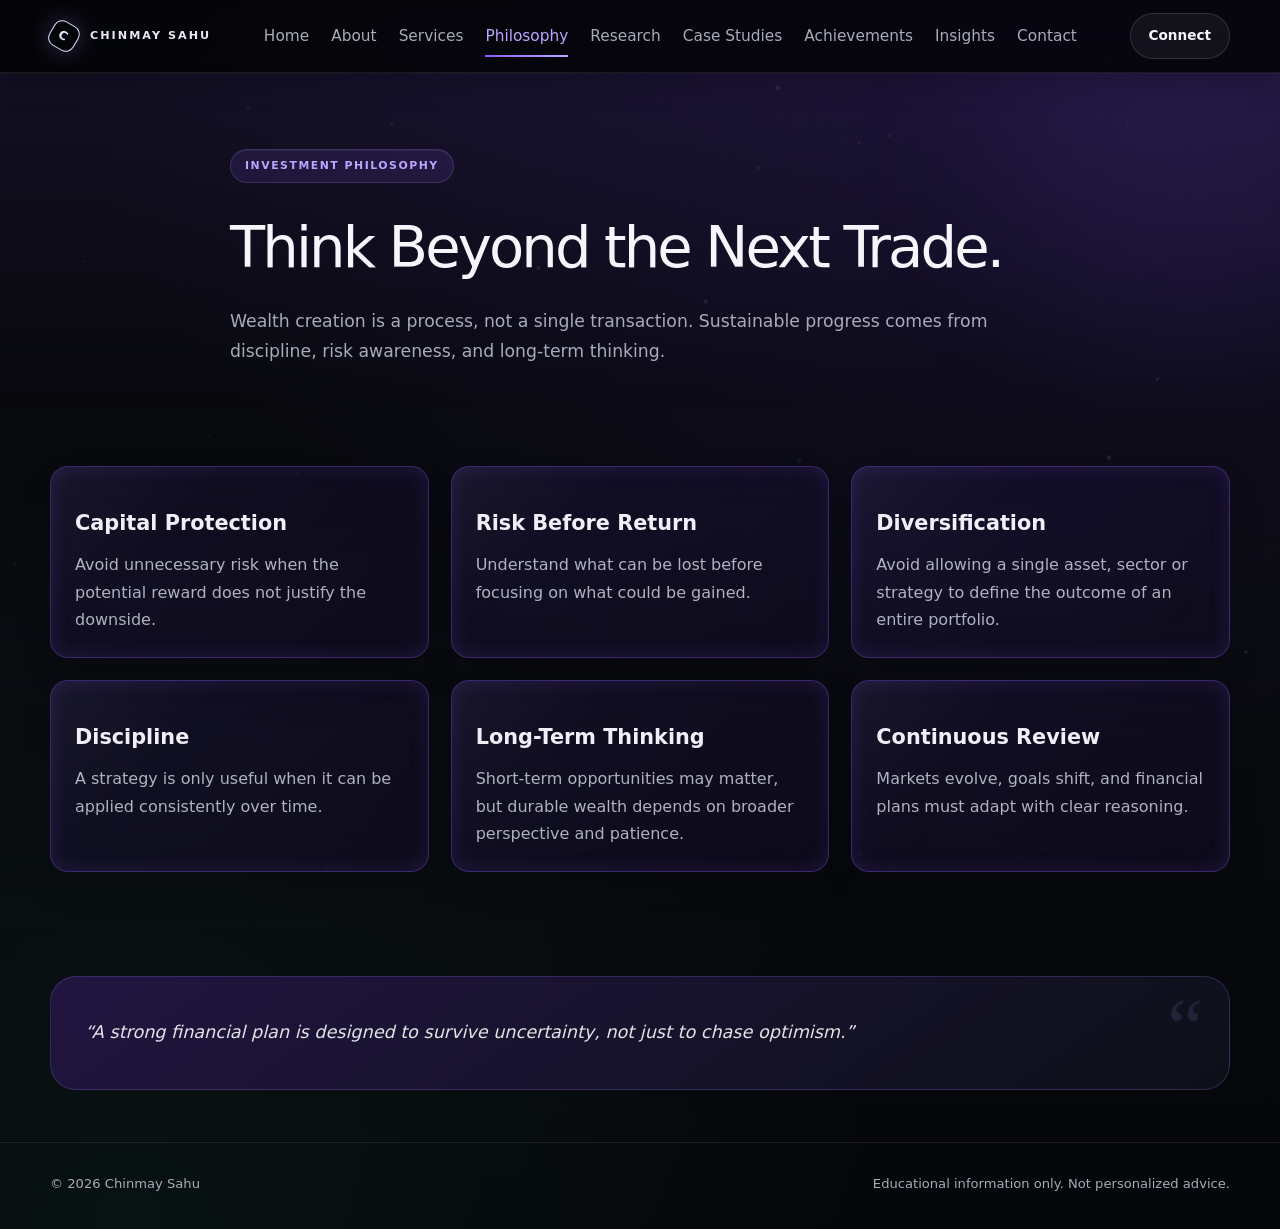
<file: philosophy.html>
<!DOCTYPE html>
<html lang="en">
  <head>
    <meta charset="UTF-8" />
    <meta name="viewport" content="width=device-width, initial-scale=1.0" />
    <title>Investment Philosophy | Chinmay Sahu</title>
    <link rel="preconnect" href="https://fonts.googleapis.com" />
    <link rel="preconnect" href="https://fonts.gstatic.com" crossorigin />
    <link href="https://fonts.googleapis.com/css2?family=Inter:wght@400;500;600;700&display=swap" rel="stylesheet" />
    <link rel="stylesheet" href="styles.css" />
  </head>
  <body>
    <canvas id="particles-canvas"></canvas>
    <header class="topbar">
      <div class="container nav-wrap">
        <a href="index.html" class="brand" aria-label="Home"><span class="brand-mark">C</span><span>Chinmay Sahu</span></a>
        <nav class="site-nav" aria-label="Main navigation">
          <a href="index.html">Home</a><a href="about.html">About</a><a href="services.html">Services</a>
          <a class="active" href="philosophy.html">Philosophy</a><a href="research.html">Research</a>
          <a href="case-studies.html">Case Studies</a><a href="achievements.html">Achievements</a>
          <a href="insights.html">Insights</a><a href="contact.html">Contact</a>
        </nav>
        <a class="nav-cta" href="contact.html">Connect</a>
        <button class="mobile-toggle" aria-label="Toggle menu">☰</button>
      </div>
    </header>
    <main>
      <section class="page-hero">
        <div class="container page-hero-inner">
          <span class="kicker">Investment Philosophy</span>
          <h1>Think Beyond the Next Trade.</h1>
          <p>Wealth creation is a process, not a single transaction. Sustainable progress comes from discipline, risk awareness, and long-term thinking.</p>
        </div>
      </section>
      <section>
        <div class="container card-grid stagger">
          <article class="card reveal"><h3>Capital Protection</h3><p>Avoid unnecessary risk when the potential reward does not justify the downside.</p></article>
          <article class="card reveal"><h3>Risk Before Return</h3><p>Understand what can be lost before focusing on what could be gained.</p></article>
          <article class="card reveal"><h3>Diversification</h3><p>Avoid allowing a single asset, sector or strategy to define the outcome of an entire portfolio.</p></article>
          <article class="card reveal"><h3>Discipline</h3><p>A strategy is only useful when it can be applied consistently over time.</p></article>
          <article class="card reveal"><h3>Long-Term Thinking</h3><p>Short-term opportunities may matter, but durable wealth depends on broader perspective and patience.</p></article>
          <article class="card reveal"><h3>Continuous Review</h3><p>Markets evolve, goals shift, and financial plans must adapt with clear reasoning.</p></article>
        </div>
      </section>
      <section>
        <div class="container">
          <div class="quote reveal">
            <p>“A strong financial plan is designed to survive uncertainty, not just to chase optimism.”</p>
          </div>
        </div>
      </section>
    </main>
    <footer class="footer">
      <div class="container footer-inner">
        <div>© <span id="year"></span> Chinmay Sahu</div>
        <div>Educational information only. Not personalized advice.</div>
      </div>
    </footer>
    <nav class="mobile-bottom-nav" aria-label="Quick navigation">
      <a href="index.html"><span>⌂</span><small>Home</small></a>
      <a href="services.html"><span>▣</span><small>Portfolio</small></a>
      <a href="insights.html"><span>⌁</span><small>Insights</small></a>
      <a href="contact.html"><span>♙</span><small>Profile</small></a>
    </nav>
    <script src="script.js"></script>
  </body>
</html>
</file>
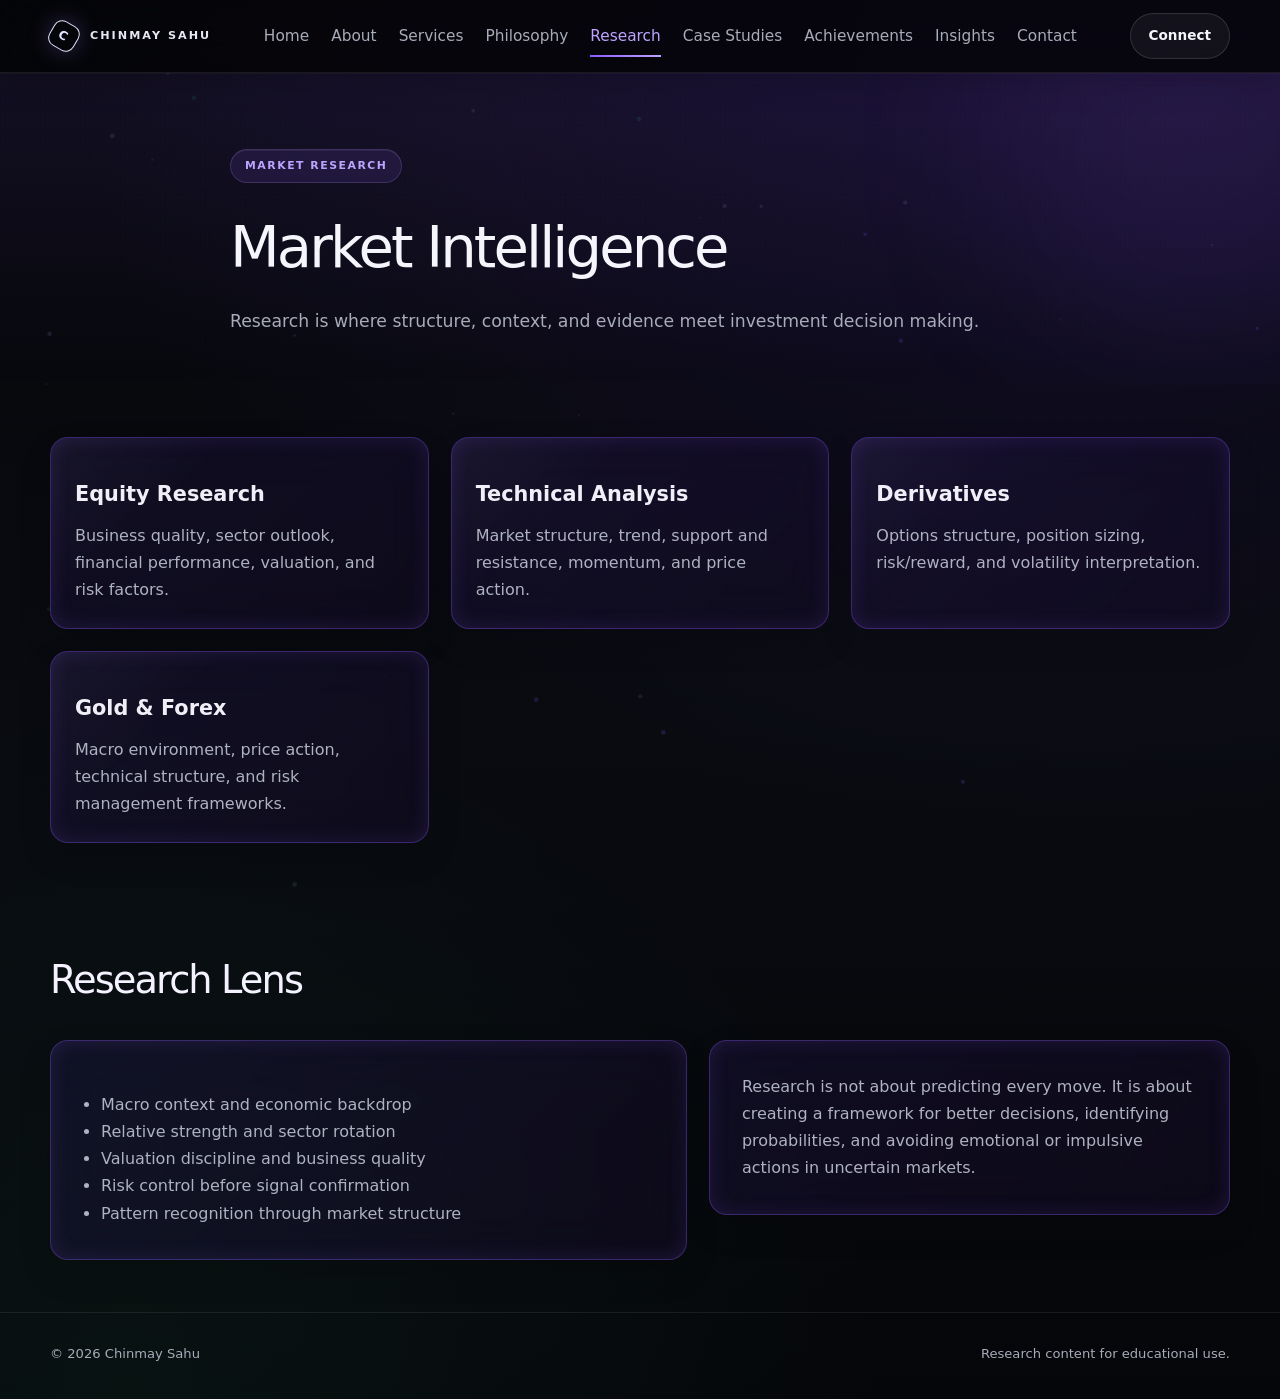
<file: research.html>
<!DOCTYPE html>
<html lang="en">
  <head>
    <meta charset="UTF-8" />
    <meta name="viewport" content="width=device-width, initial-scale=1.0" />
    <title>Research | Chinmay Sahu</title>
    <link rel="preconnect" href="https://fonts.googleapis.com" />
    <link rel="preconnect" href="https://fonts.gstatic.com" crossorigin />
    <link href="https://fonts.googleapis.com/css2?family=Inter:wght@400;500;600;700&display=swap" rel="stylesheet" />
    <link rel="stylesheet" href="styles.css" />
  </head>
  <body>
    <canvas id="particles-canvas"></canvas>
    <header class="topbar">
      <div class="container nav-wrap">
        <a href="index.html" class="brand" aria-label="Home"><span class="brand-mark">C</span><span>Chinmay Sahu</span></a>
        <nav class="site-nav" aria-label="Main navigation">
          <a href="index.html">Home</a><a href="about.html">About</a><a href="services.html">Services</a>
          <a href="philosophy.html">Philosophy</a><a class="active" href="research.html">Research</a>
          <a href="case-studies.html">Case Studies</a><a href="achievements.html">Achievements</a>
          <a href="insights.html">Insights</a><a href="contact.html">Contact</a>
        </nav>
        <a class="nav-cta" href="contact.html">Connect</a>
        <button class="mobile-toggle" aria-label="Toggle menu">☰</button>
      </div>
    </header>
    <main>
      <section class="page-hero">
        <div class="container page-hero-inner">
          <span class="kicker">Market Research</span>
          <h1>Market Intelligence</h1>
          <p>Research is where structure, context, and evidence meet investment decision making.</p>
        </div>
      </section>
      <section>
        <div class="container card-grid stagger">
          <article class="card reveal"><h3>Equity Research</h3><p>Business quality, sector outlook, financial performance, valuation, and risk factors.</p></article>
          <article class="card reveal"><h3>Technical Analysis</h3><p>Market structure, trend, support and resistance, momentum, and price action.</p></article>
          <article class="card reveal"><h3>Derivatives</h3><p>Options structure, position sizing, risk/reward, and volatility interpretation.</p></article>
          <article class="card reveal"><h3>Gold & Forex</h3><p>Macro environment, price action, technical structure, and risk management frameworks.</p></article>
        </div>
      </section>
      <section>
        <div class="container">
          <div class="section-head reveal"><h2>Research Lens</h2></div>
          <div class="two-col">
            <div class="text-block reveal">
              <ul>
                <li>Macro context and economic backdrop</li>
                <li>Relative strength and sector rotation</li>
                <li>Valuation discipline and business quality</li>
                <li>Risk control before signal confirmation</li>
                <li>Pattern recognition through market structure</li>
              </ul>
            </div>
            <div class="text-block reveal">
              <p>Research is not about predicting every move. It is about creating a framework for better decisions, identifying probabilities, and avoiding emotional or impulsive actions in uncertain markets.</p>
            </div>
          </div>
        </div>
      </section>
    </main>
    <footer class="footer">
      <div class="container footer-inner">
        <div>© <span id="year"></span> Chinmay Sahu</div>
        <div>Research content for educational use.</div>
      </div>
    </footer>
    <nav class="mobile-bottom-nav" aria-label="Quick navigation">
      <a href="index.html"><span>⌂</span><small>Home</small></a>
      <a href="services.html"><span>▣</span><small>Portfolio</small></a>
      <a href="insights.html"><span>⌁</span><small>Insights</small></a>
      <a href="contact.html"><span>♙</span><small>Profile</small></a>
    </nav>
    <script src="script.js"></script>
  </body>
</html>
</file>
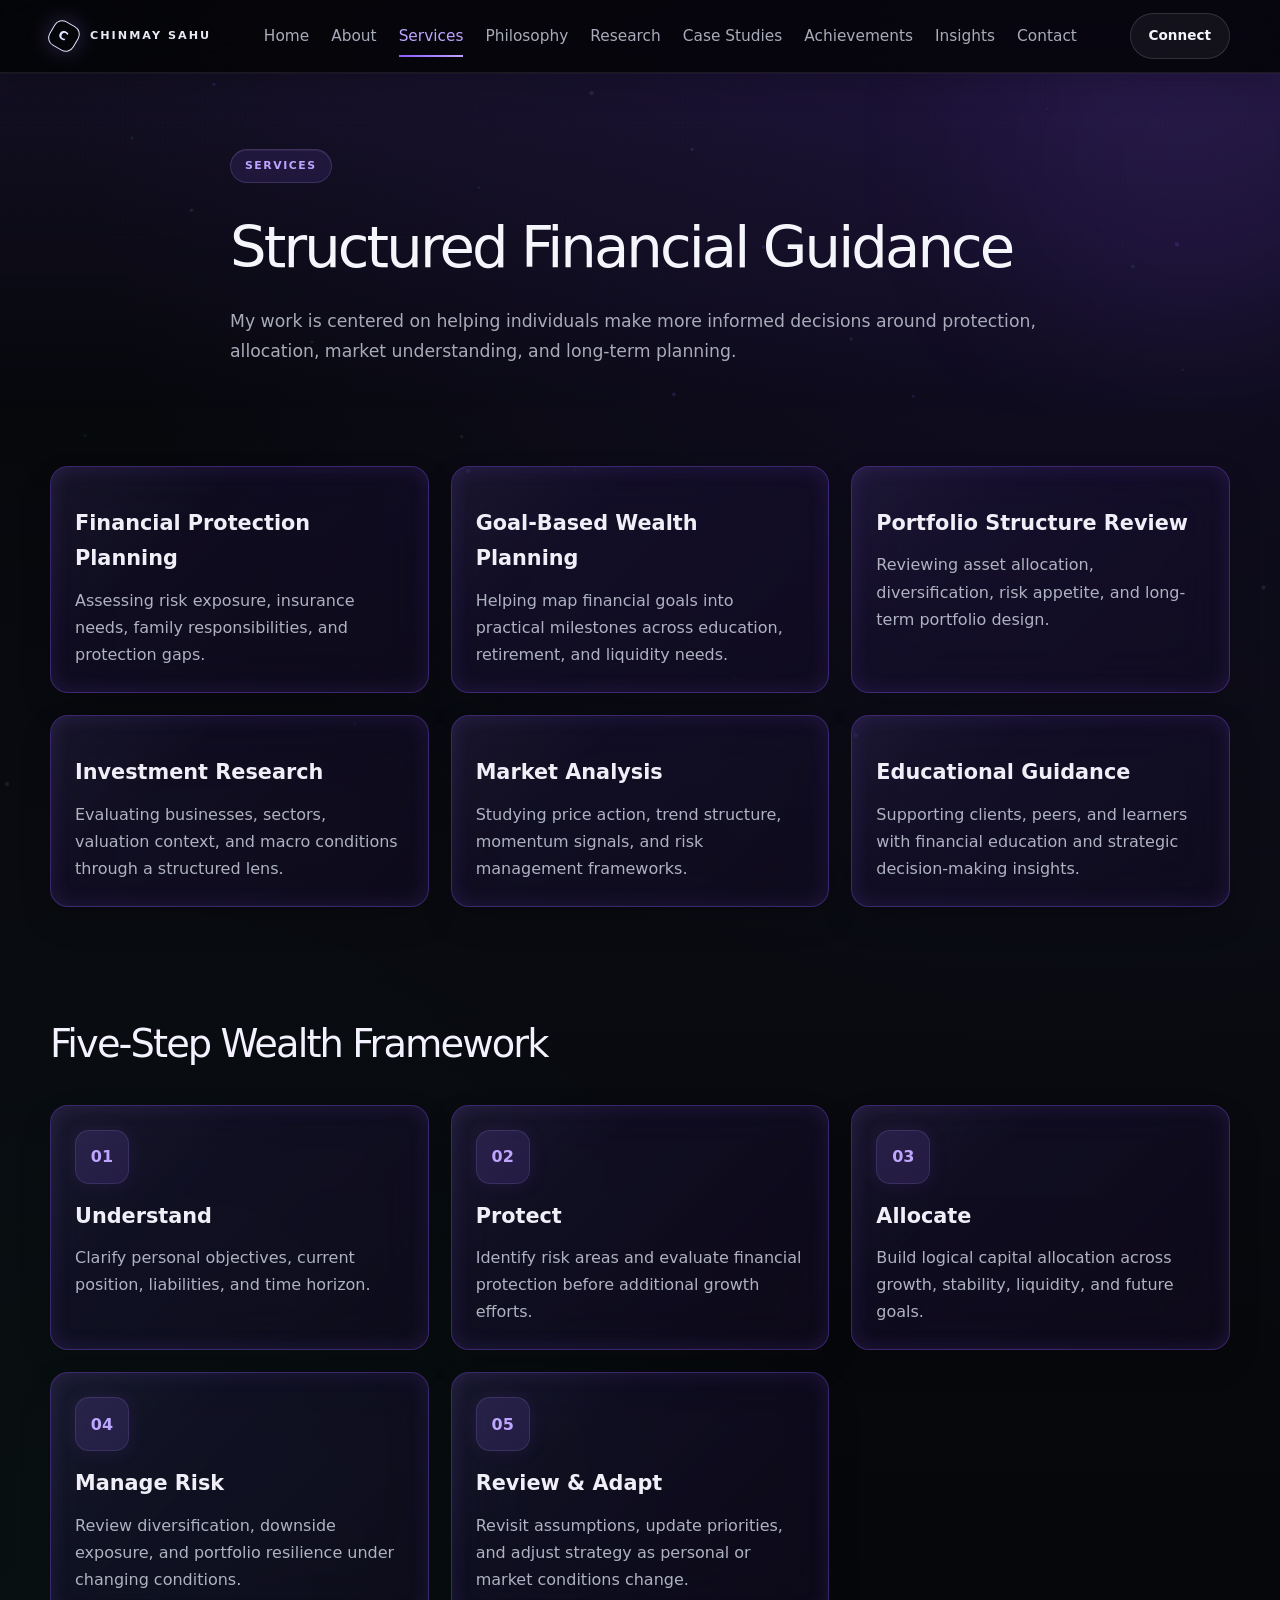
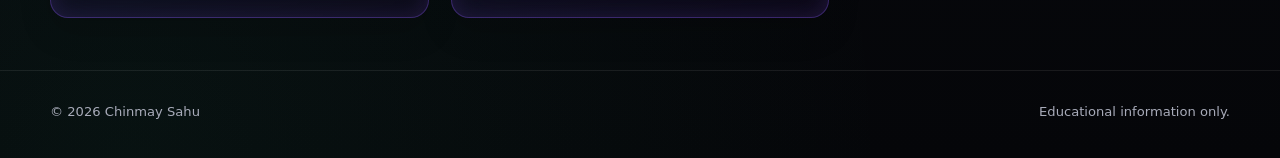
<file: services.html>
<!DOCTYPE html>
<html lang="en">
  <head>
    <meta charset="UTF-8" />
    <meta name="viewport" content="width=device-width, initial-scale=1.0" />
    <title>Services | Chinmay Sahu</title>
    <link rel="preconnect" href="https://fonts.googleapis.com" />
    <link rel="preconnect" href="https://fonts.gstatic.com" crossorigin />
    <link href="https://fonts.googleapis.com/css2?family=Inter:wght@400;500;600;700&display=swap" rel="stylesheet" />
    <link rel="stylesheet" href="styles.css" />
  </head>
  <body>
    <canvas id="particles-canvas"></canvas>
    <header class="topbar">
      <div class="container nav-wrap">
        <a href="index.html" class="brand" aria-label="Home">
          <span class="brand-mark">C</span>
          <span>Chinmay Sahu</span>
        </a>
        <nav class="site-nav" aria-label="Main navigation">
          <a href="index.html">Home</a>
          <a href="about.html">About</a>
          <a class="active" href="services.html">Services</a>
          <a href="philosophy.html">Philosophy</a>
          <a href="research.html">Research</a>
          <a href="case-studies.html">Case Studies</a>
          <a href="achievements.html">Achievements</a>
          <a href="insights.html">Insights</a>
          <a href="contact.html">Contact</a>
        </nav>
        <a class="nav-cta" href="contact.html">Connect</a>
        <button class="mobile-toggle" aria-label="Toggle menu">☰</button>
      </div>
    </header>

    <main>
      <section class="page-hero">
        <div class="container page-hero-inner">
          <span class="kicker">Services</span>
          <h1>Structured Financial Guidance</h1>
          <p>My work is centered on helping individuals make more informed decisions around protection, allocation, market understanding, and long-term planning.</p>
        </div>
      </section>

      <section>
        <div class="container card-grid stagger">
          <article class="card service-card reveal">
            <h3>Financial Protection Planning</h3>
            <p>Assessing risk exposure, insurance needs, family responsibilities, and protection gaps.</p>
          </article>
          <article class="card service-card reveal">
            <h3>Goal-Based Wealth Planning</h3>
            <p>Helping map financial goals into practical milestones across education, retirement, and liquidity needs.</p>
          </article>
          <article class="card service-card reveal">
            <h3>Portfolio Structure Review</h3>
            <p>Reviewing asset allocation, diversification, risk appetite, and long-term portfolio design.</p>
          </article>
          <article class="card service-card reveal">
            <h3>Investment Research</h3>
            <p>Evaluating businesses, sectors, valuation context, and macro conditions through a structured lens.</p>
          </article>
          <article class="card service-card reveal">
            <h3>Market Analysis</h3>
            <p>Studying price action, trend structure, momentum signals, and risk management frameworks.</p>
          </article>
          <article class="card service-card reveal">
            <h3>Educational Guidance</h3>
            <p>Supporting clients, peers, and learners with financial education and strategic decision-making insights.</p>
          </article>
        </div>
      </section>

      <section>
        <div class="container">
          <div class="section-head reveal"><h2>Five-Step Wealth Framework</h2></div>
          <div class="feature-grid stagger">
            <article class="card reveal">
              <div class="icon-box">01</div>
              <h3>Understand</h3>
              <p>Clarify personal objectives, current position, liabilities, and time horizon.</p>
            </article>
            <article class="card reveal">
              <div class="icon-box">02</div>
              <h3>Protect</h3>
              <p>Identify risk areas and evaluate financial protection before additional growth efforts.</p>
            </article>
            <article class="card reveal">
              <div class="icon-box">03</div>
              <h3>Allocate</h3>
              <p>Build logical capital allocation across growth, stability, liquidity, and future goals.</p>
            </article>
            <article class="card reveal">
              <div class="icon-box">04</div>
              <h3>Manage Risk</h3>
              <p>Review diversification, downside exposure, and portfolio resilience under changing conditions.</p>
            </article>
            <article class="card reveal">
              <div class="icon-box">05</div>
              <h3>Review & Adapt</h3>
              <p>Revisit assumptions, update priorities, and adjust strategy as personal or market conditions change.</p>
            </article>
          </div>
        </div>
      </section>
    </main>

    <footer class="footer">
      <div class="container footer-inner">
        <div>© <span id="year"></span> Chinmay Sahu</div>
        <div>Educational information only.</div>
      </div>
    </footer>

    <nav class="mobile-bottom-nav" aria-label="Quick navigation">
      <a href="index.html"><span>⌂</span><small>Home</small></a>
      <a class="active" href="services.html"><span>▣</span><small>Portfolio</small></a>
      <a href="insights.html"><span>⌁</span><small>Insights</small></a>
      <a href="contact.html"><span>♙</span><small>Profile</small></a>
    </nav>

    <script src="script.js"></script>
  </body>
</html>
</file>
<file: styles.css>
/* ═══════════════════════════════════════════════════════════
   CHINMAY SAHU — Premium Dark Glassmorphic Theme
   Inspired by Nexora fintech UI
   ═══════════════════════════════════════════════════════════ */

/* ── Foundations ─────────────────────────────────────────── */
:root {
  --bg: #050609;
  --bg-soft: #0a0c12;
  --panel: #0d1018;
  --card: #11141d;
  --text: #f5f6fb;
  --text-soft: #a8abb9;
  --muted: #6f7382;
  --line: rgba(255, 255, 255, 0.08);
  --accent: #8c5cff;
  --accent-soft: #bda5ff;
  --accent-strong: #3d1a92;
  --green: #34d399;
  --green-soft: rgba(52, 211, 153, 0.12);
  --shadow: 0 18px 48px rgba(0, 0, 0, 0.35);
  --glass: rgba(16, 19, 27, 0.72);
  --glass-border: rgba(255, 255, 255, 0.09);
  --radius: 18px;
  --radius-lg: 28px;
  --container: 1180px;
  --ease: cubic-bezier(0.22, 1, 0.36, 1);
  --ease-bounce: cubic-bezier(0.34, 1.56, 0.64, 1);
}

* { box-sizing: border-box; margin: 0; padding: 0; }

html {
  scroll-behavior: smooth;
  background: var(--bg);
}

body {
  margin: 0;
  min-width: 320px;
  overflow-x: hidden;
  font-family: Outfit, ui-sans-serif, system-ui, -apple-system, BlinkMacSystemFont, "Segoe UI", sans-serif;
  background:
    radial-gradient(ellipse 80% 60% at 85% 0%, rgba(81, 42, 173, 0.18), transparent),
    radial-gradient(ellipse 60% 50% at 10% 100%, rgba(52, 211, 153, 0.06), transparent),
    linear-gradient(180deg, #050609 0%, #090b10 52%, #050609 100%);
  color: var(--text);
  line-height: 1.7;
  -webkit-font-smoothing: antialiased;
  text-rendering: optimizeLegibility;
}

/* Dot pattern overlay */
body::before {
  content: "";
  position: fixed;
  inset: 0;
  pointer-events: none;
  z-index: 0;
  opacity: 0.12;
  background-image: radial-gradient(rgba(255,255,255,0.2) 0.7px, transparent 0.7px);
  background-size: 5px 5px;
  mask-image: linear-gradient(to bottom, black, transparent 72%);
  -webkit-mask-image: linear-gradient(to bottom, black, transparent 72%);
}

::selection {
  color: #fff;
  background: rgba(140, 92, 255, 0.55);
}

:focus-visible {
  outline: 2px solid var(--accent-soft);
  outline-offset: 4px;
}

a {
  color: inherit;
  text-decoration: none;
}

img {
  max-width: 100%;
  display: block;
}

ul { list-style: none; }

.container {
  width: min(var(--container), calc(100% - 32px));
  margin: 0 auto;
  position: relative;
  z-index: 1;
}


/* ── Keyframe Animations ────────────────────────────────── */
@keyframes fadeUp {
  from { opacity: 0; transform: translateY(36px); }
  to   { opacity: 1; transform: translateY(0); }
}

@keyframes fadeDown {
  from { opacity: 0; transform: translateY(-24px); }
  to   { opacity: 1; transform: translateY(0); }
}

@keyframes fadeIn {
  from { opacity: 0; }
  to   { opacity: 1; }
}

@keyframes scaleIn {
  from { opacity: 0; transform: scale(0.92); }
  to   { opacity: 1; transform: scale(1); }
}

@keyframes slideLeft {
  from { opacity: 0; transform: translateX(48px); }
  to   { opacity: 1; transform: translateX(0); }
}

@keyframes slideRight {
  from { opacity: 0; transform: translateX(-48px); }
  to   { opacity: 1; transform: translateX(0); }
}

@keyframes float {
  0%, 100% { transform: translateY(0px) rotate(-28deg); }
  50%      { transform: translateY(-18px) rotate(-24deg); }
}

@keyframes floatStat {
  0%, 100% { transform: translateY(0px); }
  50%      { transform: translateY(-10px); }
}

@keyframes pulse {
  0%, 100% { opacity: 0.6; transform: scale(1); }
  50%      { opacity: 1; transform: scale(1.05); }
}

@keyframes shimmer {
  0%   { background-position: -200% 0; }
  100% { background-position: 200% 0; }
}

@keyframes glowPulse {
  0%, 100% { box-shadow: 0 0 22px rgba(140, 92, 255, 0.15); }
  50%      { box-shadow: 0 0 38px rgba(140, 92, 255, 0.35); }
}

@keyframes barGrow {
  from { transform: scaleY(0); }
  to   { transform: scaleY(1); }
}

@keyframes countUp {
  from { opacity: 0; transform: translateY(16px); }
  to   { opacity: 1; transform: translateY(0); }
}

@keyframes heroImageFloat {
  0%, 100% { transform: translateY(0) scale(1); }
  50%      { transform: translateY(-14px) scale(1.02); }
}

@keyframes gradientShift {
  0%   { background-position: 0% 50%; }
  50%  { background-position: 100% 50%; }
  100% { background-position: 0% 50%; }
}


/* ── Reveal-on-scroll (JS adds .is-visible) ─────────────── */
.reveal {
  opacity: 0;
  transform: translateY(36px);
  transition: opacity 0.7s var(--ease), transform 0.7s var(--ease);
}
.reveal.is-visible {
  opacity: 1;
  transform: translateY(0);
}

/* Stagger children */
.stagger > *:nth-child(1)  { transition-delay: 0ms; }
.stagger > *:nth-child(2)  { transition-delay: 80ms; }
.stagger > *:nth-child(3)  { transition-delay: 160ms; }
.stagger > *:nth-child(4)  { transition-delay: 240ms; }
.stagger > *:nth-child(5)  { transition-delay: 320ms; }
.stagger > *:nth-child(6)  { transition-delay: 400ms; }
.stagger > *:nth-child(7)  { transition-delay: 480ms; }
.stagger > *:nth-child(8)  { transition-delay: 560ms; }
.stagger > *:nth-child(9)  { transition-delay: 640ms; }

.stagger > .reveal {
  opacity: 0;
  transform: translateY(36px);
}
.stagger > .reveal.is-visible {
  opacity: 1;
  transform: translateY(0);
}


/* ── Crystal Background ─────────────────────────────────── */
.crystal-background {
  position: fixed;
  top: 0;
  left: 0;
  width: 100vw;
  height: 100vh;
  z-index: -1;
  overflow: hidden;
  pointer-events: none;
  background: radial-gradient(ellipse 80% 60% at 50% 50%, rgba(81, 42, 173, 0.25), rgba(5, 6, 9, 0.95));
}

.crystal-background::after {
  content: "";
  position: absolute;
  inset: 0;
  background: linear-gradient(180deg, rgba(5, 6, 9, 0.6) 0%, rgba(5, 6, 9, 0.3) 50%, rgba(5, 6, 9, 0.8) 100%);
  pointer-events: none;
}

.crystal-ring {
  position: absolute;
  top: 50%;
  left: 50%;
  width: 900px;
  max-width: none;
  transform: translate(-50%, -50%);
  opacity: 0.65;
  filter: drop-shadow(0 0 80px rgba(140, 92, 255, 0.4)) hue-rotate(-10deg) saturate(1.2);
  transition: transform 0.1s ease-out;
}

/* ── Navigation ─────────────────────────────────────────── */
.topbar {
  position: sticky;
  top: 0;
  z-index: 999;
  background: rgba(5, 6, 9, 0.82);
  backdrop-filter: blur(24px) saturate(1.6);
  -webkit-backdrop-filter: blur(24px) saturate(1.6);
  border-bottom: 1px solid var(--line);
  box-shadow: 0 1px 0 rgba(255,255,255,0.03), 0 12px 30px rgba(0,0,0,0.18);
  animation: fadeDown 0.6s var(--ease) both;
}

.nav-wrap {
  display: flex;
  align-items: center;
  justify-content: space-between;
  min-height: 72px;
  gap: 20px;
}

.brand {
  display: flex;
  align-items: center;
  gap: 12px;
  font-weight: 700;
  letter-spacing: 0.18em;
  text-transform: uppercase;
  font-size: 0.7rem;
}

.brand > span:last-child {
  color: #e6e8f2;
}

.brand-mark {
  width: 28px;
  height: 28px;
  border-radius: 9px;
  background: transparent;
  border: 1px solid #e1e5ff;
  color: #e1e5ff;
  display: grid;
  place-items: center;
  font-size: 0.75rem;
  font-weight: 700;
  transform: rotate(30deg);
  box-shadow: 0 0 22px rgba(167, 132, 255, 0.28);
  animation: glowPulse 3s ease-in-out infinite;
}

.site-nav {
  display: flex;
  align-items: center;
  gap: 22px;
  color: var(--text-soft);
  font-size: 0.96rem;
}

.site-nav a {
  position: relative;
  transition: color 0.25s ease;
}

.site-nav a::after {
  content: "";
  position: absolute;
  left: 0;
  bottom: -8px;
  width: 100%;
  height: 2px;
  background: linear-gradient(90deg, var(--accent), var(--accent-soft));
  transform: scaleX(0);
  transform-origin: left;
  transition: transform 0.3s var(--ease);
}

.site-nav a:hover,
.site-nav a.active {
  color: var(--accent-soft);
}

.site-nav a:hover::after,
.site-nav a.active::after {
  transform: scaleX(1);
}

.nav-cta {
  display: inline-flex;
  align-items: center;
  justify-content: center;
  padding: 10px 18px;
  min-height: 40px;
  border-radius: 999px;
  border: 1px solid rgba(255, 255, 255, 0.13);
  background: rgba(255, 255, 255, 0.05);
  font-weight: 600;
  font-size: 0.85rem;
  color: var(--text);
  transition: background 200ms ease, border-color 200ms ease, transform 200ms ease, box-shadow 200ms ease;
}

.nav-cta:hover {
  background: rgba(140, 92, 255, 0.16);
  border-color: rgba(189, 165, 255, 0.42);
  transform: translateY(-1px);
  box-shadow: 0 8px 24px rgba(140, 92, 255, 0.15);
}

.mobile-toggle {
  display: none;
  width: 42px;
  height: 42px;
  border-radius: 12px;
  border: 1px solid rgba(255,255,255,0.1);
  background: rgba(255,255,255,0.04);
  color: var(--text);
  font-size: 1.4rem;
  cursor: pointer;
  transition: background 200ms ease, border-color 200ms ease;
}

.mobile-toggle:active {
  background: rgba(140, 92, 255, 0.2);
  border-color: rgba(189, 165, 255, 0.5);
}


/* ── Hero Section ───────────────────────────────────────── */
.hero {
  padding: 58px 0 30px;
  position: relative;
  overflow: hidden;
}

/* Ambient glow behind hero */
.hero::before {
  content: "";
  position: absolute;
  width: 560px;
  height: 560px;
  left: -240px;
  top: -200px;
  border-radius: 50%;
  background: rgba(84, 51, 180, 0.12);
  filter: blur(100px);
  pointer-events: none;
  animation: pulse 6s ease-in-out infinite;
}

.hero::after {
  content: "";
  position: absolute;
  width: 400px;
  height: 400px;
  right: -100px;
  bottom: -100px;
  border-radius: 50%;
  background: rgba(52, 211, 153, 0.06);
  filter: blur(80px);
  pointer-events: none;
}

.hero-grid {
  display: flex;
  flex-direction: column;
  max-width: 800px;
  gap: 30px;
}

.kicker {
  display: inline-flex;
  align-items: center;
  gap: 10px;
  padding: 7px 14px;
  border-radius: 999px;
  background: rgba(140, 92, 255, 0.12);
  border: 1px solid rgba(189, 165, 255, 0.18);
  color: var(--accent-soft);
  font-size: 0.68rem;
  font-weight: 700;
  letter-spacing: 0.14em;
  text-transform: uppercase;
  box-shadow: inset 0 1px 0 rgba(255,255,255,0.06);
  animation: fadeUp 0.6s var(--ease) 0.1s both;
}

.hero h1 {
  font-family: Outfit, ui-sans-serif, system-ui, sans-serif;
  font-size: clamp(2.9rem, 7vw, 5.8rem);
  font-weight: 500;
  line-height: 1.02;
  margin: 20px 0 18px;
  letter-spacing: -0.07em;
  max-width: 620px;
  text-shadow: 0 0 34px rgba(153, 121, 255, 0.1);
  animation: fadeUp 0.8s var(--ease) 0.2s both;
}

.hero h1::first-line {
  color: #fff;
}

.hero p {
  max-width: 540px;
  font-size: 1.05rem;
  color: #b8bbc8;
  line-height: 1.72;
  animation: fadeUp 0.8s var(--ease) 0.35s both;
}

.hero-actions {
  display: flex;
  flex-wrap: wrap;
  gap: 14px;
  margin-top: 28px;
  animation: fadeUp 0.8s var(--ease) 0.45s both;
}

.hero-meta {
  display: flex;
  flex-wrap: wrap;
  gap: 12px;
  margin-top: 28px;
  animation: fadeUp 0.8s var(--ease) 0.55s both;
}

.hero-meta span {
  padding: 9px 12px;
  border: 1px solid rgba(255, 255, 255, 0.08);
  border-radius: 10px;
  background: rgba(255, 255, 255, 0.035);
  color: var(--text-soft);
  font-size: 0.76rem;
  transition: border-color 200ms ease, background 200ms ease, transform 200ms ease;
}

.hero-meta span:hover {
  border-color: rgba(189, 165, 255, 0.28);
  background: rgba(140, 92, 255, 0.08);
  transform: translateY(-2px);
}


/* ── Hero Visual Card (Portfolio Dashboard) ──────────────── */
.hero-visual {
  position: relative;
  animation: slideLeft 0.9s var(--ease) 0.3s both;
}

.visual-card {
  min-height: 510px;
  padding: 25px;
  border: 1px solid rgba(255, 255, 255, 0.11);
  border-radius: var(--radius-lg);
  background:
    radial-gradient(circle at 75% 12%, rgba(134, 93, 255, 0.38), transparent 26%),
    linear-gradient(160deg, #161022 0%, #0d1019 47%, #080a0f 100%);
  box-shadow: 0 28px 70px rgba(0,0,0,0.48), 0 0 0 1px rgba(189,165,255,0.05);
  position: relative;
  overflow: hidden;
  isolation: isolate;
}

/* Gradient sheen */
.visual-card::before {
  content: "";
  position: absolute;
  inset: 0;
  background: linear-gradient(135deg, rgba(157, 115, 255, 0.23), transparent 45%, transparent);
  pointer-events: none;
}

/* Glass ring decoration */
.visual-card::after {
  content: "";
  position: absolute;
  width: 235px;
  height: 145px;
  right: 24px;
  top: 95px;
  border: 14px solid rgba(232, 236, 255, 0.68);
  border-radius: 50%;
  transform: rotate(-28deg);
  box-shadow: 0 0 20px #7f67ff, inset 0 0 18px #93b3ff;
  opacity: 0.72;
  pointer-events: none;
  animation: float 6s ease-in-out infinite;
}

.portfolio-balance {
  display: flex;
  justify-content: space-between;
  align-items: center;
  margin-bottom: 24px;
  color: rgba(255,255,255,0.6);
  position: relative;
  z-index: 2;
  font-size: 0.76rem;
}

.balance-main {
  position: relative;
  z-index: 2;
  margin-top: 150px;
  font-size: 2.3rem;
  font-weight: 500;
  color: white;
  letter-spacing: -0.05em;
}

.visual-panel {
  position: relative;
  z-index: 1;
  background: rgba(255,255,255,0.045);
  border: 1px solid rgba(255,255,255,0.08);
  border-radius: 20px;
  padding: 16px;
  margin-top: 18px;
  box-shadow: inset 0 1px 0 rgba(255,255,255,0.05), 0 15px 32px rgba(0,0,0,0.15);
}

.bar-chart {
  display: grid;
  grid-template-columns: repeat(7, 1fr);
  align-items: end;
  gap: 12px;
  height: 180px;
  margin: 20px 0 8px;
}

.bar-chart span {
  display: block;
  border-radius: 12px 12px 0 0;
  background: linear-gradient(180deg, #a67cff 0%, #4c25b8 100%);
  box-shadow: 0 0 14px rgba(151, 113, 255, 0.22);
  transform-origin: bottom;
  animation: barGrow 0.8s var(--ease) both;
  transition: filter 200ms ease, transform 200ms ease;
}

.bar-chart span:nth-child(1) { animation-delay: 0.6s; }
.bar-chart span:nth-child(2) { animation-delay: 0.7s; }
.bar-chart span:nth-child(3) { animation-delay: 0.8s; }
.bar-chart span:nth-child(4) { animation-delay: 0.9s; }
.bar-chart span:nth-child(5) { animation-delay: 1.0s; }
.bar-chart span:nth-child(6) { animation-delay: 1.1s; }
.bar-chart span:nth-child(7) { animation-delay: 1.2s; }

.bar-chart span:hover {
  filter: brightness(1.3);
  transform: translateY(-4px) scaleY(1);
}

.legend {
  list-style: none;
  padding: 0;
  margin: 24px 0 0;
  display: flex;
  flex-wrap: wrap;
  gap: 12px;
  color: rgba(255,255,255,0.6);
  font-size: 0.76rem;
  position: relative;
  z-index: 2;
}

.legend li {
  display: inline-flex;
  align-items: center;
  gap: 8px;
}

.dot {
  width: 10px;
  height: 10px;
  border-radius: 50%;
  display: inline-block;
}

.floating-stat {
  position: absolute;
  right: -18px;
  bottom: 32px;
  width: 175px;
  padding: 15px;
  background: rgba(21, 24, 34, 0.92);
  backdrop-filter: blur(16px);
  -webkit-backdrop-filter: blur(16px);
  border: 1px solid rgba(255, 255, 255, 0.11);
  border-radius: var(--radius);
  z-index: 2;
  color: var(--text);
  box-shadow: 0 18px 42px rgba(0,0,0,0.42), inset 0 1px 0 rgba(255,255,255,0.06);
  animation: floatStat 4s ease-in-out infinite;
}

.floating-stat small {
  display: block;
  color: var(--muted);
  margin-bottom: 8px;
  font-size: 0.72rem;
}

.floating-stat strong {
  font-size: 1.8rem;
  color: #a990ff;
  font-weight: 600;
}


/* ── Buttons ────────────────────────────────────────────── */
.btn {
  display: inline-flex;
  align-items: center;
  justify-content: center;
  gap: 8px;
  border-radius: 13px;
  padding: 14px 20px;
  min-height: 48px;
  font-weight: 700;
  font-size: 0.87rem;
  position: relative;
  overflow: hidden;
  isolation: isolate;
  transition: transform 200ms var(--ease), box-shadow 200ms ease, border-color 200ms ease, background 200ms ease;
}

/* Shimmer sweep on hover */
.btn::after {
  content: "";
  position: absolute;
  inset: 0;
  transform: translateX(-110%) skewX(-18deg);
  background: linear-gradient(90deg, transparent, rgba(255,255,255,0.16), transparent);
  transition: transform 480ms ease;
  z-index: -1;
}

.btn:hover::after {
  transform: translateX(110%) skewX(-18deg);
}

.btn-primary {
  background: linear-gradient(135deg, #6841da, #2d166e);
  color: white;
  box-shadow: 0 12px 26px rgba(82, 47, 189, 0.28);
  border: none;
}

.btn-primary:hover {
  transform: translateY(-2px);
  box-shadow: 0 16px 34px rgba(82, 47, 189, 0.42);
}

.btn-secondary {
  background: rgba(255, 255, 255, 0.05);
  color: var(--text);
  border: 1px solid rgba(255, 255, 255, 0.13);
}

.btn-secondary:hover {
  border-color: rgba(189, 165, 255, 0.4);
  background: rgba(140, 92, 255, 0.1);
  transform: translateY(-2px);
}

.is-pressed {
  transform: scale(0.97) !important;
}

/* Arrow icon inside button */
.btn .arrow {
  display: inline-block;
  transition: transform 250ms var(--ease);
}
.btn:hover .arrow {
  transform: translateX(4px);
}


/* ── Section Heads ──────────────────────────────────────── */
main section {
  padding: 52px 0;
}

.section-head {
  display: flex;
  align-items: end;
  justify-content: space-between;
  gap: 18px;
  margin-bottom: 28px;
}

.section-head h2 {
  margin: 0;
  font-family: Outfit, ui-sans-serif, system-ui, sans-serif;
  font-size: clamp(2rem, 3vw, 3rem);
  font-weight: 500;
  letter-spacing: -0.05em;
  color: #f4f2ff;
}

.section-head p {
  max-width: 600px;
  color: #aeb2c1;
  margin: 0;
}


/* ── Cards ──────────────────────────────────────────────── */
.feature-grid,
.card-grid,
.stat-grid,
.blog-grid,
.timeline,
.two-col,
.contact-grid,
.metrics-row,
.case-grid,
.page-grid {
  display: grid;
  gap: 22px;
}

.feature-grid { grid-template-columns: repeat(3, minmax(0, 1fr)); }
.card-grid    { grid-template-columns: repeat(3, minmax(0, 1fr)); }
.stat-grid    { grid-template-columns: repeat(4, minmax(0, 1fr)); }
.blog-grid    { grid-template-columns: repeat(3, minmax(0, 1fr)); }
.timeline     { grid-template-columns: repeat(4, minmax(0, 1fr)); }
.two-col      { grid-template-columns: 1.1fr 0.9fr; align-items: start; }
.contact-grid { grid-template-columns: 1.1fr 0.9fr; align-items: start; }

.card,
.text-block,
.blog-card,
.contact-card {
  background: linear-gradient(135deg, rgba(82, 47, 189, 0.12), rgba(21, 12, 41, 0.45));
  backdrop-filter: blur(24px);
  -webkit-backdrop-filter: blur(24px);
  border: 1px solid rgba(140, 92, 255, 0.35);
  border-radius: var(--radius);
  padding: 24px;
  position: relative;
  overflow: hidden;
  box-shadow: 0 14px 32px rgba(0,0,0,0.16), inset 0 0 20px rgba(140, 92, 255, 0.15);
  transition: transform 300ms var(--ease), border-color 300ms ease, box-shadow 300ms ease;
}

/* Glass highlight gradient */
.card::before,
.blog-card::before,
.contact-card::before {
  content: "";
  position: absolute;
  inset: 0;
  pointer-events: none;
  background: linear-gradient(135deg, rgba(255,255,255,0.06), transparent 32%);
  opacity: 0.6;
}

.card:hover,
.blog-card:hover,
.contact-card:hover {
  transform: translateY(-6px);
  border-color: rgba(189, 165, 255, 0.6);
  box-shadow: 0 22px 44px rgba(0,0,0,0.4), 0 0 30px rgba(106, 67, 211, 0.25), inset 0 0 25px rgba(140, 92, 255, 0.25);
}

.card h3,
.blog-body h3 {
  margin: 15px 0 10px;
  font-size: 1.3rem;
  color: #f0eff8;
}

.card p,
.card li,
.text-block p,
.text-block li {
  color: #aeb2c1;
  line-height: 1.7;
}

.text-block {
  padding: 32px;
}

.text-block ul,
.card ul,
.case-list {
  padding-left: 18px;
  margin: 18px 0 0;
  list-style: disc;
}

.service-card { min-height: 100%; }


/* ── Icon Box ───────────────────────────────────────────── */
.icon-box {
  width: 54px;
  height: 54px;
  border-radius: 14px;
  display: grid;
  place-items: center;
  background: rgba(140, 92, 255, 0.15);
  border: 1px solid rgba(189,165,255,0.14);
  color: var(--accent-soft);
  font-size: 1rem;
  font-weight: 700;
  box-shadow: 0 0 20px rgba(140,92,255,0.1);
}


/* ── Metric Cards ───────────────────────────────────────── */
.metric-card {
  padding: 28px 22px;
  background: linear-gradient(145deg, #19132b, #0d1018);
  border: 1px solid rgba(158, 122, 255, 0.2);
  border-radius: var(--radius);
  color: white;
  position: relative;
  overflow: hidden;
  box-shadow: 0 14px 32px rgba(0,0,0,0.16), inset 0 1px 0 rgba(255,255,255,0.035);
  transition: transform 300ms var(--ease), border-color 300ms ease, box-shadow 300ms ease;
}

.metric-card::before {
  content: "";
  position: absolute;
  inset: 0;
  pointer-events: none;
  background: linear-gradient(135deg, rgba(255,255,255,0.06), transparent 32%);
  opacity: 0.6;
}

.metric-card:hover {
  transform: translateY(-5px);
  border-color: rgba(189, 165, 255, 0.28);
  box-shadow: 0 22px 44px rgba(0,0,0,0.25), 0 0 24px rgba(106, 67, 211, 0.08);
}

.metric-card strong {
  display: block;
  font-family: Outfit, ui-sans-serif, system-ui, sans-serif;
  font-size: clamp(2rem, 3vw, 3rem);
  line-height: 1;
  margin-bottom: 8px;
  color: #f5f2ff;
  font-weight: 600;
}

.metric-card span {
  color: rgba(255,255,255,0.65);
  font-size: 0.88rem;
}


/* ── Page Hero ──────────────────────────────────────────── */
.page-hero {
  padding: 76px 0 48px;
  background: linear-gradient(180deg, rgba(140, 92, 255, 0.1), transparent);
  position: relative;
  overflow: hidden;
}

.page-hero::before {
  content: "";
  position: absolute;
  width: 400px;
  height: 400px;
  right: -120px;
  top: -120px;
  border-radius: 50%;
  background: rgba(140, 92, 255, 0.08);
  filter: blur(80px);
  pointer-events: none;
}

.page-hero-inner {
  max-width: 820px;
}

.page-hero h1 {
  font-family: Outfit, ui-sans-serif, system-ui, sans-serif;
  margin: 16px 0 10px;
  font-size: clamp(2.5rem, 4.5vw, 4.3rem);
  font-weight: 500;
  letter-spacing: -0.05em;
  animation: fadeUp 0.7s var(--ease) 0.1s both;
}

.page-hero p {
  color: var(--text-soft);
  font-size: 1.08rem;
  animation: fadeUp 0.7s var(--ease) 0.2s both;
}

.page-hero .kicker {
  animation: fadeUp 0.6s var(--ease) both;
}


/* ── Image Panel ────────────────────────────────────────── */
.image-panel {
  min-height: 420px;
  border-radius: 24px;
  background-image: linear-gradient(135deg, rgba(14, 34, 45, 0.48), rgba(12, 26, 35, 0.24)), url('https://images.unsplash.com/photo-1520607162513-77705c0f0d4a?auto=format&fit=crop&w=1200&q=80');
  background-size: cover;
  background-position: center;
  box-shadow: var(--shadow);
  border: 1px solid var(--glass-border);
}


/* ── Quote ──────────────────────────────────────────────── */
.quote {
  background: linear-gradient(145deg, #211541, #0d1018);
  border: 1px solid rgba(158, 122, 255, 0.22);
  color: white;
  border-radius: 26px;
  padding: 40px 34px;
  position: relative;
  overflow: hidden;
}

.quote::before {
  content: "\201C";
  position: absolute;
  right: 26px;
  top: 10px;
  font-size: 5rem;
  line-height: 1;
  color: rgba(189, 165, 255, 0.12);
  font-family: Georgia, serif;
}

.quote p {
  font-size: 1.1rem;
  color: rgba(255,255,255,0.88);
  font-style: italic;
  line-height: 1.8;
}


/* ── Blog Cards ─────────────────────────────────────────── */
.blog-thumb {
  height: 220px;
  background-size: cover;
  background-position: center;
  filter: saturate(0.72) contrast(1.08);
  transition: transform 500ms var(--ease), filter 500ms ease;
}

.blog-card:hover .blog-thumb {
  filter: saturate(1) contrast(1.08);
  transform: scale(1.04);
}

.blog-body {
  padding: 22px;
}

.blog-body span {
  color: var(--accent-soft);
  font-size: 0.8rem;
  letter-spacing: 0.08em;
  text-transform: uppercase;
  font-weight: 700;
}

.blog-body h3 {
  margin: 12px 0 8px;
  font-size: 1.3rem;
}

.blog-body p {
  color: #aeb2c1;
}


/* ── Timeline ───────────────────────────────────────────── */
.timeline-item {
  position: relative;
  border-left: 1px solid rgba(140, 92, 255, 0.25);
  padding: 0 0 0 20px;
  min-height: 200px;
}

.timeline-item::before {
  content: "";
  position: absolute;
  left: -7px;
  top: 0;
  width: 14px;
  height: 14px;
  border-radius: 50%;
  background: var(--accent);
  box-shadow: 0 0 0 6px rgba(140, 92, 255, 0.15), 0 0 20px rgba(140, 92, 255, 0.3);
}

.timeline-item h4 {
  margin: 0 0 8px;
  font-size: 1.1rem;
  color: var(--accent-soft);
}

.timeline-item p {
  color: var(--text-soft);
}


/* ── Connect Card ───────────────────────────────────────── */
.connect-card {
  background: linear-gradient(145deg, rgba(25, 15, 50, 0.85), rgba(13, 16, 24, 0.95));
  border: 1.5px solid rgba(140, 92, 255, 0.4);
  border-radius: 26px;
  padding: 32px 28px;
  position: relative;
  overflow: hidden;
  box-shadow:
    0 0 30px rgba(140, 92, 255, 0.12),
    0 20px 50px rgba(0, 0, 0, 0.4),
    inset 0 1px 0 rgba(255, 255, 255, 0.06);
}

/* Neon glow accent line at top */
.connect-card::before {
  content: "";
  position: absolute;
  top: 0;
  left: 28px;
  right: 28px;
  height: 2px;
  background: linear-gradient(90deg, transparent, rgba(140, 92, 255, 0.8), rgba(189, 165, 255, 0.6), transparent);
  border-radius: 2px;
}

.connect-card__title {
  font-size: 1.6rem;
  font-weight: 600;
  color: #fff;
  margin: 0 0 24px;
  letter-spacing: -0.02em;
}

/* List */
.connect-list {
  list-style: none;
  padding: 0;
  margin: 0;
  display: grid;
  gap: 6px;
}

/* Each row */
.connect-item {
  display: flex;
  align-items: center;
  gap: 16px;
  padding: 14px 16px;
  border-radius: 14px;
  transition: background 250ms ease, border-color 250ms ease, transform 250ms var(--ease);
  border: 1px solid transparent;
}

/* Clickable rows */
.connect-link {
  text-decoration: none;
  color: inherit;
  cursor: pointer;
}

.connect-link:hover {
  background: rgba(140, 92, 255, 0.1);
  border-color: rgba(140, 92, 255, 0.3);
  transform: translateX(4px);
}

/* Icon block */
.connect-icon {
  width: 44px;
  height: 44px;
  min-width: 44px;
  border-radius: 13px;
  background: rgba(140, 92, 255, 0.18);
  border: 1px solid rgba(189, 165, 255, 0.2);
  color: var(--accent-soft);
  display: grid;
  place-items: center;
  font-weight: 700;
  font-size: 0.95rem;
  box-shadow: 0 0 18px rgba(140, 92, 255, 0.12);
  transition: box-shadow 250ms ease, background 250ms ease;
}

.connect-link:hover .connect-icon {
  background: rgba(140, 92, 255, 0.3);
  box-shadow: 0 0 28px rgba(140, 92, 255, 0.3);
}

/* Info text */
.connect-info {
  display: flex;
  flex-direction: column;
  gap: 2px;
  flex: 1;
  min-width: 0;
}

.connect-info strong {
  color: #fff;
  font-size: 0.95rem;
  font-weight: 600;
}

.connect-info span {
  color: rgba(168, 171, 185, 0.8);
  font-size: 0.82rem;
  overflow: hidden;
  text-overflow: ellipsis;
  white-space: nowrap;
}

/* External link arrow */
.connect-arrow {
  color: rgba(189, 165, 255, 0.5);
  flex-shrink: 0;
  transition: color 250ms ease, transform 250ms var(--ease);
}

.connect-link:hover .connect-arrow {
  color: var(--accent-soft);
  transform: translate(2px, -2px);
}

/* Action buttons (Call / WhatsApp) */
.connect-actions {
  display: flex;
  gap: 10px;
  margin-top: 10px;
}

.connect-action-btn {
  display: inline-flex;
  align-items: center;
  gap: 6px;
  padding: 8px 16px;
  border-radius: 10px;
  font-size: 0.78rem;
  font-weight: 600;
  text-decoration: none;
  transition: transform 200ms var(--ease), box-shadow 200ms ease, background 200ms ease;
  background: rgba(140, 92, 255, 0.15);
  border: 1px solid rgba(140, 92, 255, 0.35);
  color: var(--accent-soft);
}

.connect-action-btn:hover {
  background: rgba(140, 92, 255, 0.28);
  transform: translateY(-2px);
  box-shadow: 0 6px 20px rgba(140, 92, 255, 0.2);
}

.connect-action-btn--wa {
  background: rgba(37, 211, 102, 0.12);
  border-color: rgba(37, 211, 102, 0.35);
  color: #5ee89a;
}

.connect-action-btn--wa:hover {
  background: rgba(37, 211, 102, 0.22);
  box-shadow: 0 6px 20px rgba(37, 211, 102, 0.2);
}

/* Disclaimer */
.connect-disclaimer {
  margin-top: 24px;
  padding: 18px 20px;
  background: rgba(255, 255, 255, 0.03);
  border: 1px solid rgba(255, 255, 255, 0.07);
  border-radius: 14px;
  color: rgba(168, 171, 185, 0.6);
  font-size: 0.78rem;
  line-height: 1.65;
}


/* ── Form Shell ────────────────────────────────────────── */
.form-shell {
  background: linear-gradient(145deg, #211541, #0d1018);
  border: 1px solid rgba(158, 122, 255, 0.22);
  color: white;
  border-radius: 26px;
  padding: 28px;
}

.form-shell h2 {
  margin-bottom: 20px;
}

.form-shell form {
  display: grid;
  gap: 16px;
}

.form-shell input,
.form-shell textarea {
  width: 100%;
  border: 1px solid rgba(255,255,255,0.12);
  border-radius: 14px;
  padding: 14px 16px;
  background: rgba(255,255,255,0.04);
  color: white;
  font: inherit;
  transition: border-color 200ms ease, background 200ms ease, box-shadow 200ms ease;
}

.form-shell input::placeholder,
.form-shell textarea::placeholder {
  color: rgba(255,255,255,0.45);
}

.form-shell input:focus,
.form-shell textarea:focus {
  outline: none;
  border-color: rgba(189,165,255,0.65);
  background: rgba(140,92,255,0.08);
  box-shadow: 0 0 0 3px rgba(140,92,255,0.12);
}

.form-shell button {
  width: fit-content;
  border: 0;
  cursor: pointer;
}


/* ── Footer ─────────────────────────────────────────────── */
.footer {
  padding: 30px 0 34px;
  border-top: 1px solid rgba(255, 255, 255, 0.08);
  color: var(--text-soft);
  font-size: 0.82rem;
}

.footer-inner {
  display: flex;
  justify-content: space-between;
  gap: 16px;
  flex-wrap: wrap;
}


/* ── Mobile Bottom Nav ──────────────────────────────────── */
.mobile-bottom-nav {
  display: none;
}


/* ── Hero 3D Image ──────────────────────────────────────── */
.hero-3d-image {
  width: 100%;
  max-width: 320px;
  margin: 0 auto;
  animation: heroImageFloat 5s ease-in-out infinite;
  filter: drop-shadow(0 0 40px rgba(140, 92, 255, 0.3));
  position: relative;
  z-index: 2;
}


/* ═══════════════════════════════════════════════════════════
   RESPONSIVE — TABLET (< 980px)
   ═══════════════════════════════════════════════════════════ */
@media (max-width: 980px) {
  .hero-grid,
  .two-col,
  .contact-grid {
    grid-template-columns: 1fr;
  }

  .feature-grid,
  .card-grid,
  .blog-grid,
  .timeline,
  .stat-grid {
    grid-template-columns: 1fr 1fr;
  }

  .site-nav {
    position: absolute;
    display: none;
    top: 72px;
    left: 0;
    right: 0;
    background: rgba(5, 6, 9, 0.97);
    backdrop-filter: blur(24px);
    -webkit-backdrop-filter: blur(24px);
    border-bottom: 1px solid var(--line);
    padding: 16px 20px 22px;
    flex-direction: column;
    align-items: flex-start;
    gap: 16px;
    z-index: 100;
  }

  .site-nav.open {
    display: flex;
    animation: fadeDown 0.3s var(--ease) both;
  }

  .mobile-toggle {
    display: block;
  }

  .nav-cta {
    display: none;
  }
}


/* ═══════════════════════════════════════════════════════════
   RESPONSIVE — MOBILE (< 680px)
   ═══════════════════════════════════════════════════════════ */
@media (max-width: 680px) {
  body {
    padding-bottom: 82px;
  }

  .container {
    width: min(calc(100% - 36px), 520px);
  }

  .nav-wrap {
    min-height: 64px;
  }

  .site-nav {
    top: 64px;
  }

  .hero {
    padding: 36px 0 16px;
  }

  .hero-grid {
    display: flex;
    flex-direction: column;
    gap: 24px;
  }

  .hero h1 {
    font-size: clamp(2.5rem, 13vw, 4rem);
    line-height: 0.98;
    margin-top: 14px;
  }

  .hero p {
    font-size: 0.92rem;
    line-height: 1.6;
  }

  .hero-actions {
    display: grid;
    grid-template-columns: 1fr 1fr;
    gap: 10px;
  }

  .hero-actions .btn {
    padding-inline: 10px;
    font-size: 0.78rem;
    min-height: 50px;
  }

  .hero-meta {
    gap: 8px;
    margin-top: 18px;
  }

  .hero-meta span {
    padding: 8px 9px;
    font-size: 0.68rem;
  }

  .visual-card {
    min-height: 460px;
    padding: 20px;
    border-radius: 23px;
  }

  .visual-card::after {
    width: 190px;
    height: 120px;
    top: 78px;
    right: 8px;
  }

  .balance-main {
    margin-top: 125px;
    font-size: 2rem;
  }

  .floating-stat {
    right: -5px;
    bottom: 24px;
  }

  .feature-grid,
  .card-grid,
  .blog-grid,
  .timeline,
  .stat-grid {
    grid-template-columns: 1fr;
  }

  main section {
    padding: 38px 0;
  }

  .section-head {
    display: block;
    margin-bottom: 20px;
  }

  .section-head h2 {
    font-size: 1.85rem;
  }

  .card,
  .text-block {
    padding: 20px;
  }

  .page-hero {
    padding: 52px 0 32px;
  }

  .page-hero h1 {
    font-size: clamp(2rem, 8vw, 3rem);
  }

  .hero-3d-image {
    max-width: 220px;
  }

  .footer {
    font-size: 0.75rem;
    padding-bottom: 24px;
  }

  /* Mobile Bottom Nav */
  .mobile-bottom-nav {
    position: fixed;
    display: flex;
    left: 12px;
    right: 12px;
    bottom: max(10px, env(safe-area-inset-bottom));
    z-index: 1000;
    justify-content: space-around;
    padding: 9px 8px 8px;
    border: 1px solid rgba(189,165,255,0.18);
    border-radius: 20px;
    background: rgba(12, 13, 21, 0.88);
    backdrop-filter: blur(24px) saturate(1.4);
    -webkit-backdrop-filter: blur(24px) saturate(1.4);
    box-shadow: 0 18px 44px rgba(0,0,0,0.55), inset 0 1px 0 rgba(255,255,255,0.07);
  }

  .mobile-bottom-nav a {
    display: grid;
    min-width: 62px;
    min-height: 48px;
    gap: 2px;
    justify-items: center;
    align-content: center;
    color: #777b8b;
    font-size: 1.15rem;
    border-radius: 13px;
    transition: color 200ms ease, background 200ms ease, transform 200ms ease;
  }

  .mobile-bottom-nav a:active {
    transform: scale(0.94);
  }

  .mobile-bottom-nav a.active {
    background: rgba(140,92,255,0.14);
    color: #c7b4ff;
  }

  .mobile-bottom-nav small {
    font-size: 0.61rem;
  }
}


/* ═══════════════════════════════════════════════════════════
   PARTICLES CANVAS
   ═══════════════════════════════════════════════════════════ */
#particles-canvas {
  position: fixed;
  inset: 0;
  z-index: 0;
  pointer-events: none;
  opacity: 0.5;
}


/* ═══════════════════════════════════════════════════════════
   SMOOTH SCROLL PROGRESS BAR
   ═══════════════════════════════════════════════════════════ */
.scroll-progress {
  position: fixed;
  top: 0;
  left: 0;
  height: 3px;
  background: linear-gradient(90deg, var(--accent), var(--green), var(--accent-soft));
  background-size: 200% 100%;
  animation: gradientShift 3s ease infinite;
  z-index: 10000;
  transform-origin: left;
  transition: transform 60ms linear;
}

/* ── Crystal hero background ───────────────────────────── */
@keyframes crystalDrift {
  0%, 100% {
    transform: scale(1.04) rotate(-2deg);
    background-position: 50% 48%;
  }
  50% {
    transform: scale(1.12) rotate(2deg);
    background-position: 54% 44%;
  }
}

@keyframes crystalGlow {
  0%, 100% {
    opacity: 0.52;
  }
  50% {
    opacity: 0.82;
  }
}

.visual-card {
  min-height: 500px;
  display: flex;
  align-items: flex-end;
  isolation: isolate;
  overflow: hidden;
  background:
    linear-gradient(180deg, rgba(7, 6, 16, 0.12), rgba(7, 6, 16, 0.86)),
    #0a0812;
}

.visual-card::before {
  content: "";
  position: absolute;
  inset: -10%;
  z-index: -2;
  background:
    linear-gradient(180deg, rgba(8, 7, 18, 0.04), rgba(8, 7, 18, 0.42)),
    url("hero-glass.jpg") center / cover no-repeat;
  animation: crystalDrift 13s ease-in-out infinite;
  filter: saturate(1.15) contrast(1.08);
}

.visual-card::after {
  content: "";
  position: absolute;
  inset: 0;
  z-index: -1;
  width: auto;
  height: auto;
  border: 0;
  border-radius: inherit;
  transform: none;
  background:
    radial-gradient(circle at 50% 42%, rgba(168, 132, 255, 0.2), transparent 35%),
    linear-gradient(135deg, rgba(255,255,255,0.14), transparent 25%, transparent 70%, rgba(131,91,255,0.22));
  box-shadow: none;
  animation: crystalGlow 6s ease-in-out infinite;
  pointer-events: none;
}

.visual-copy {
  position: relative;
  z-index: 2;
  width: min(100%, 320px);
  display: grid;
  gap: 8px;
  padding: 20px;
  border: 1px solid rgba(255,255,255,0.16);
  border-radius: 18px;
  background: linear-gradient(145deg, rgba(12, 11, 22, 0.8), rgba(12, 11, 22, 0.32));
  box-shadow: 0 16px 38px rgba(0,0,0,0.3), inset 0 1px 0 rgba(255,255,255,0.1);
  backdrop-filter: blur(10px);
  -webkit-backdrop-filter: blur(10px);
}

.visual-eyebrow {
  color: #c7b4ff;
  font-size: 0.7rem;
  font-weight: 700;
  letter-spacing: 0.18em;
  text-transform: uppercase;
}

.visual-copy strong {
  color: #fff;
  font-size: clamp(1.7rem, 4vw, 2.5rem);
  line-height: 0.98;
  letter-spacing: -0.06em;
}

.visual-note {
  color: rgba(255,255,255,0.72);
  font-size: 0.8rem;
}

.visual-pill {
  position: absolute;
  z-index: 3;
  padding: 8px 12px;
  border: 1px solid rgba(214, 202, 255, 0.3);
  border-radius: 999px;
  color: #f7f4ff;
  background: rgba(13, 10, 25, 0.62);
  box-shadow: 0 8px 22px rgba(0,0,0,0.25), 0 0 18px rgba(140,92,255,0.15);
  backdrop-filter: blur(8px);
  -webkit-backdrop-filter: blur(8px);
  font-size: 0.72rem;
  font-weight: 700;
  letter-spacing: 0.08em;
  text-transform: uppercase;
  animation: float 5s ease-in-out infinite;
}

.visual-pill-one {
  top: 19%;
  left: 9%;
}

.visual-pill-two {
  top: 31%;
  right: 8%;
  animation-delay: 0.8s;
}

.visual-pill-three {
  top: 48%;
  left: 13%;
  animation-delay: 1.5s;
}

@media (max-width: 680px) {
  .visual-card {
    min-height: 390px;
    padding: 16px;
  }

  .visual-copy {
    width: min(100%, 265px);
    padding: 16px;
  }

  .visual-copy strong {
    font-size: 1.85rem;
  }

  .visual-pill {
    padding: 7px 10px;
    font-size: 0.64rem;
  }

  .visual-pill-one {
    top: 15%;
  }

  .visual-pill-two {
    top: 28%;
  }

  .visual-pill-three {
    top: 44%;
  }
}

@media (prefers-reduced-motion: reduce) {
  .visual-card::before,
  .visual-card::after,
  .visual-pill {
    animation: none;
  }
}

/* ═══════════════════════════════════════════════════════════
   WELCOME SCREEN & SVG INTERACTIONS
   ═══════════════════════════════════════════════════════════ */
#welcome-screen {
  position: fixed;
  inset: 0;
  z-index: 99999;
  background: linear-gradient(135deg, #050609, #0d1018, #15092a);
  background-size: 200% 200%;
  animation: welcomeGradientMove 4s ease infinite;
  display: flex;
  align-items: center;
  justify-content: center;
  transition: transform 1.2s cubic-bezier(0.77, 0, 0.175, 1), opacity 1.2s ease, border-radius 1.2s ease;
  overflow: hidden;
}

/* Glowing orb behind text */
#welcome-screen::before {
  content: "";
  position: absolute;
  width: 600px;
  height: 600px;
  background: radial-gradient(circle, rgba(140, 92, 255, 0.15) 0%, transparent 60%);
  border-radius: 50%;
  filter: blur(60px);
  animation: welcomeOrbPulse 3s ease-in-out infinite alternate;
}

@keyframes welcomeGradientMove {
  0% { background-position: 0% 50%; }
  50% { background-position: 100% 50%; }
  100% { background-position: 0% 50%; }
}

@keyframes welcomeOrbPulse {
  0% { transform: scale(1); opacity: 0.6; }
  100% { transform: scale(1.3); opacity: 1; }
}

#welcome-screen.hide {
  transform: translateY(-100%);
  border-radius: 0 0 50% 50%;
  opacity: 0;
}

.welcome-content {
  text-align: center;
  position: relative;
  z-index: 2;
  transition: transform 0.8s var(--ease), opacity 0.8s ease, filter 0.8s ease;
}

.welcome-content.hide {
  transform: scale(0.9) translateY(40px);
  opacity: 0;
  filter: blur(10px);
}

@keyframes welcomeTextReveal {
  0% { opacity: 0; transform: translateY(20px); letter-spacing: 0; filter: blur(12px); }
  100% { opacity: 1; transform: translateY(0); letter-spacing: 0.15em; filter: blur(0px); }
}

@keyframes welcomeTitleReveal {
  0% { opacity: 0; transform: scale(1.15) translateY(30px); filter: blur(15px); }
  100% { opacity: 1; transform: scale(1) translateY(0); filter: blur(0px); }
}

.welcome-message {
  font-size: 1.2rem;
  color: var(--accent-soft);
  text-transform: uppercase;
  letter-spacing: 0.15em;
  margin-bottom: 12px;
  animation: welcomeTextReveal 1.4s cubic-bezier(0.2, 0.8, 0.2, 1) both;
}

.welcome-title {
  font-size: clamp(3rem, 6vw, 5rem);
  font-weight: 600;
  color: white;
  margin: 0;
  text-shadow: 0 0 50px rgba(140, 92, 255, 0.5);
  animation: welcomeTitleReveal 1.4s cubic-bezier(0.2, 0.8, 0.2, 1) 0.3s both;
}

/* Mobile Nav SVG Styles */
.mobile-bottom-nav a svg {
  transition: transform 300ms var(--ease-bounce), color 300ms ease;
}

.mobile-bottom-nav a:hover svg,
.mobile-bottom-nav a:active svg,
.mobile-bottom-nav a.active svg {
  transform: scale(1.15) translateY(-2px);
  color: #d1c4ff;
  filter: drop-shadow(0 4px 8px rgba(140, 92, 255, 0.5));
}
</file>
